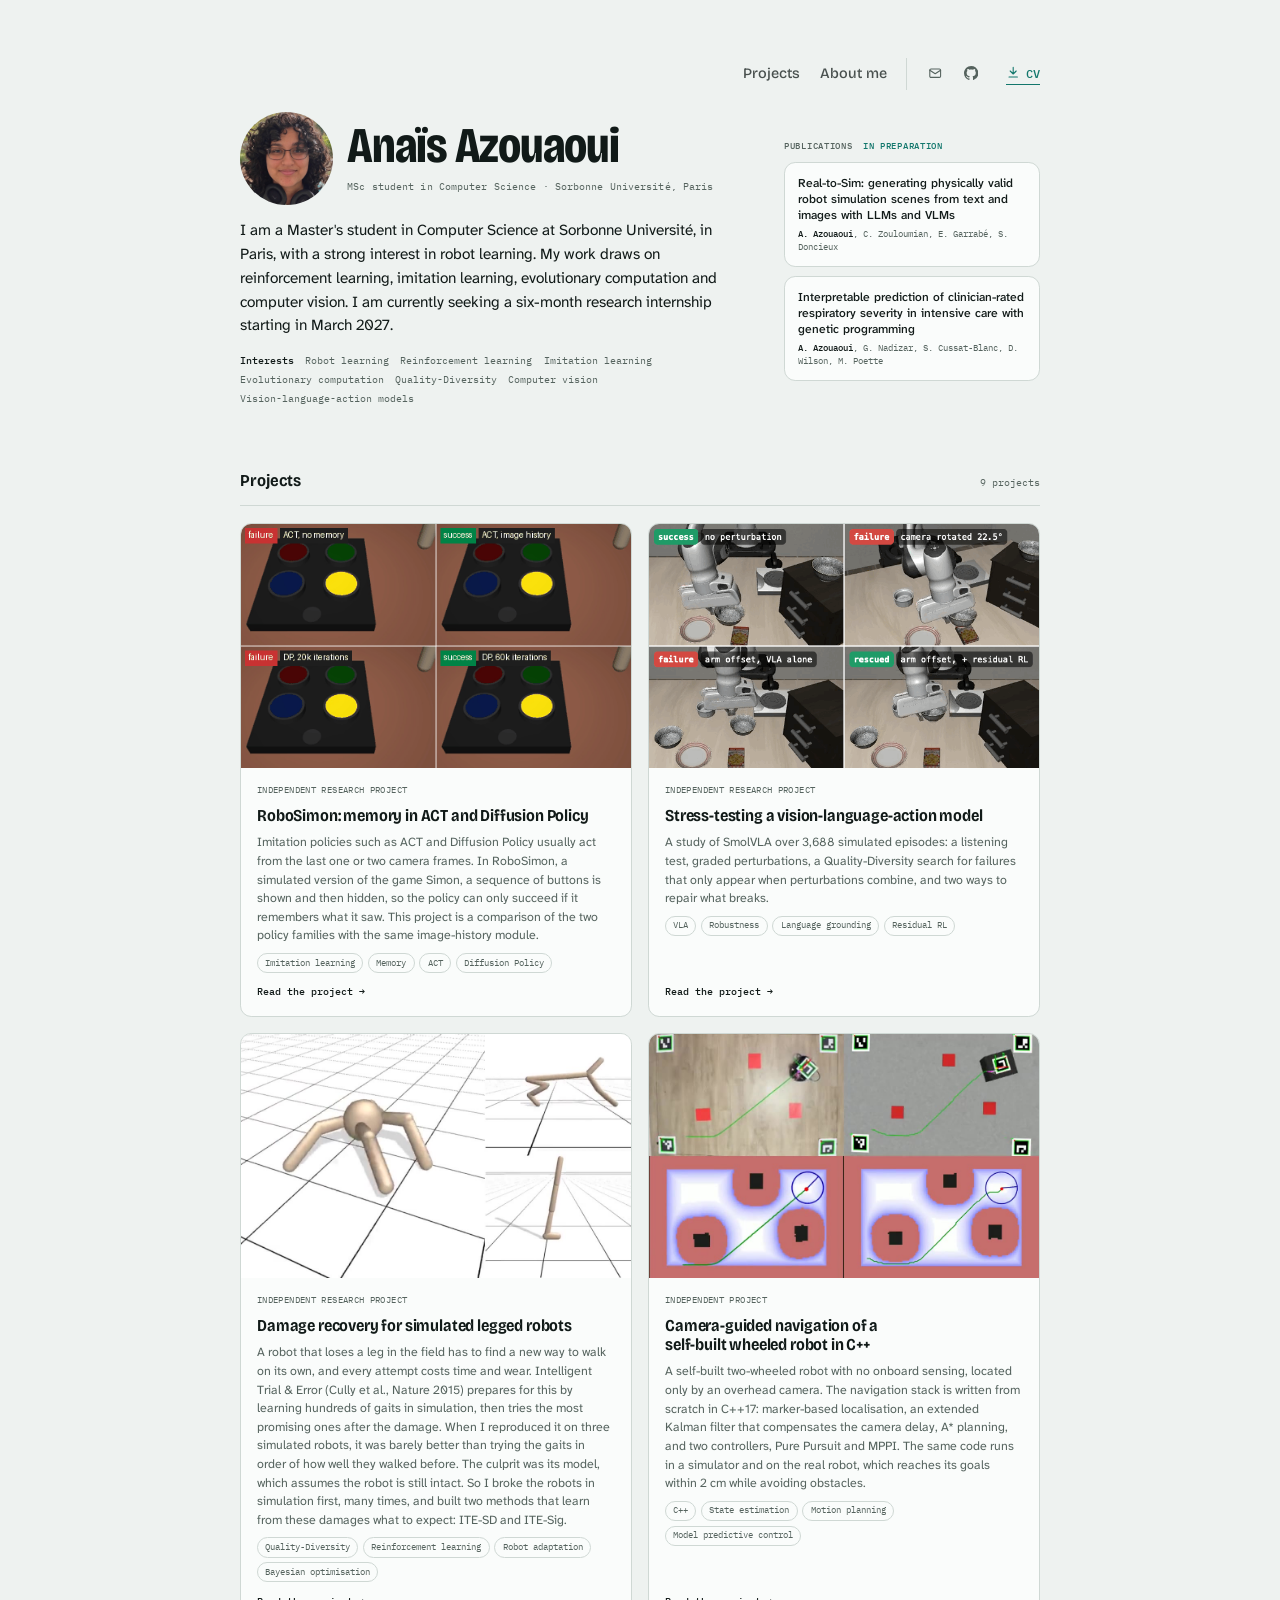
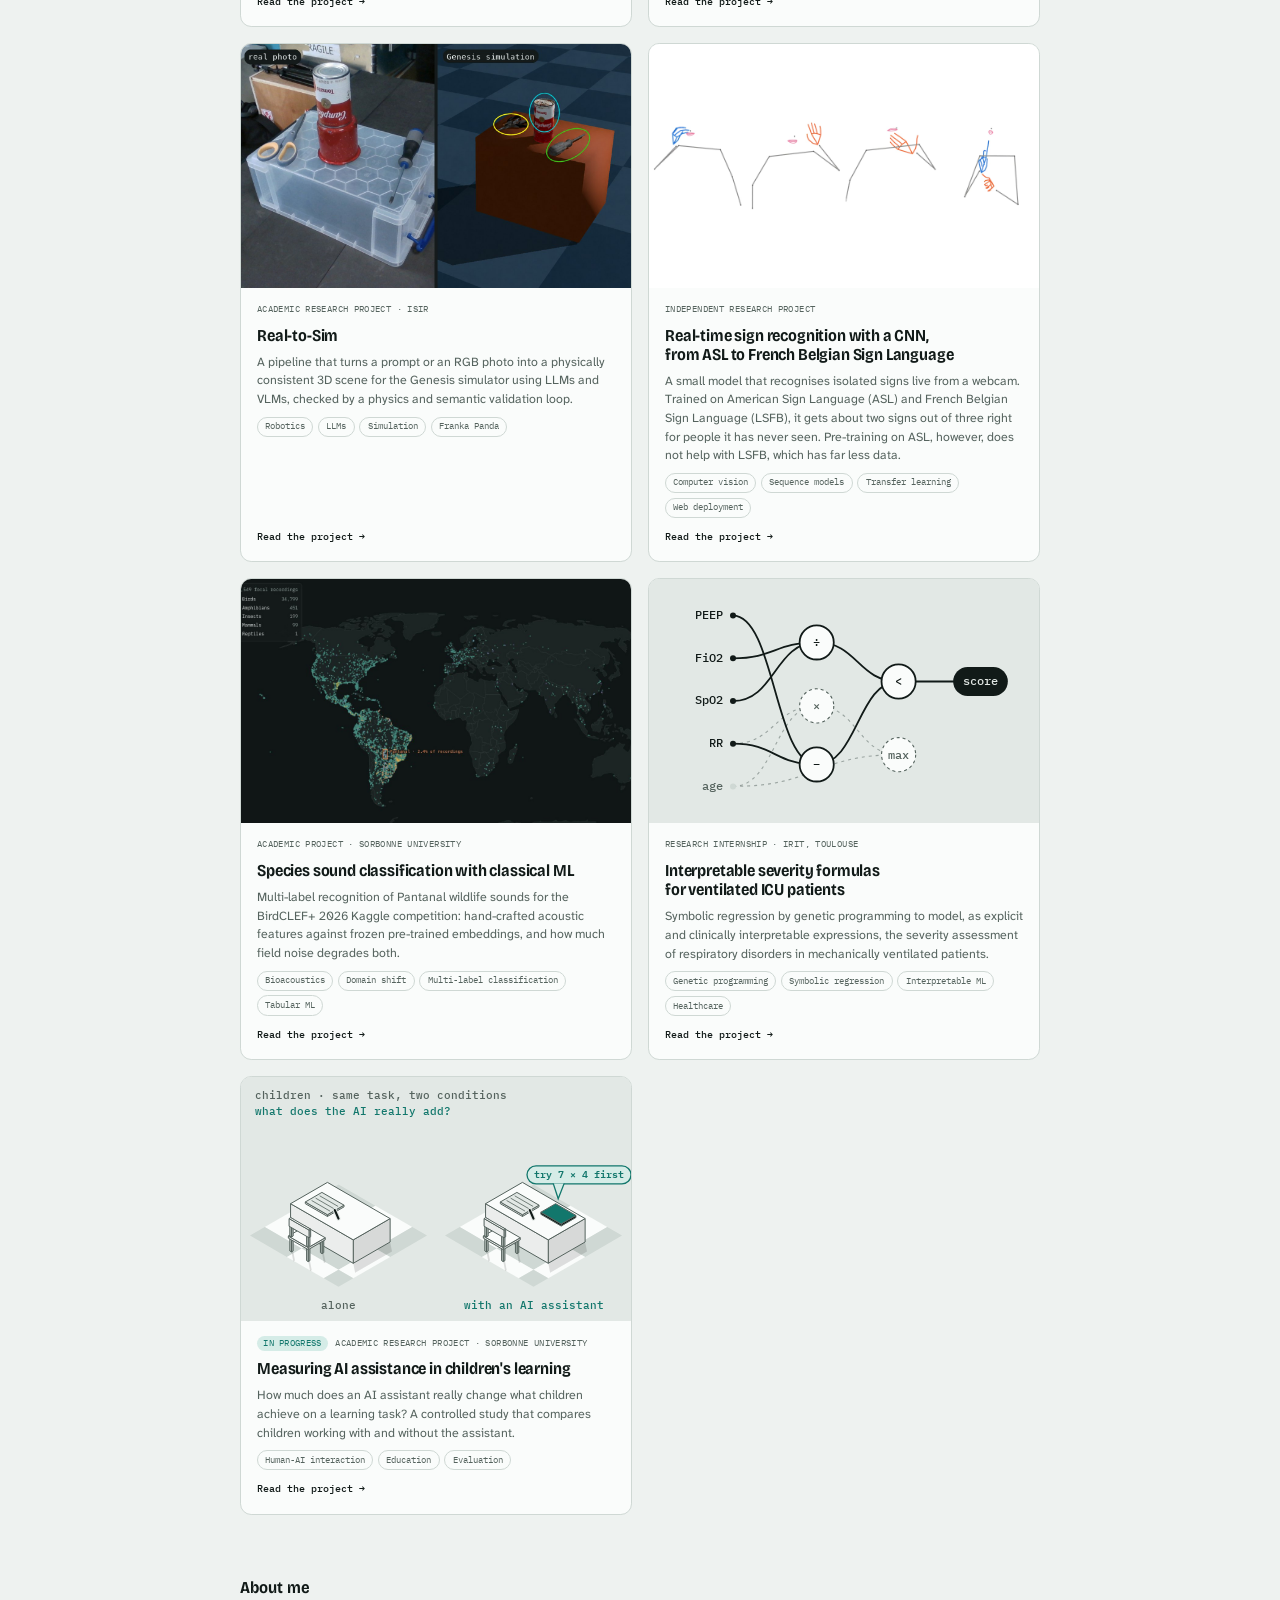
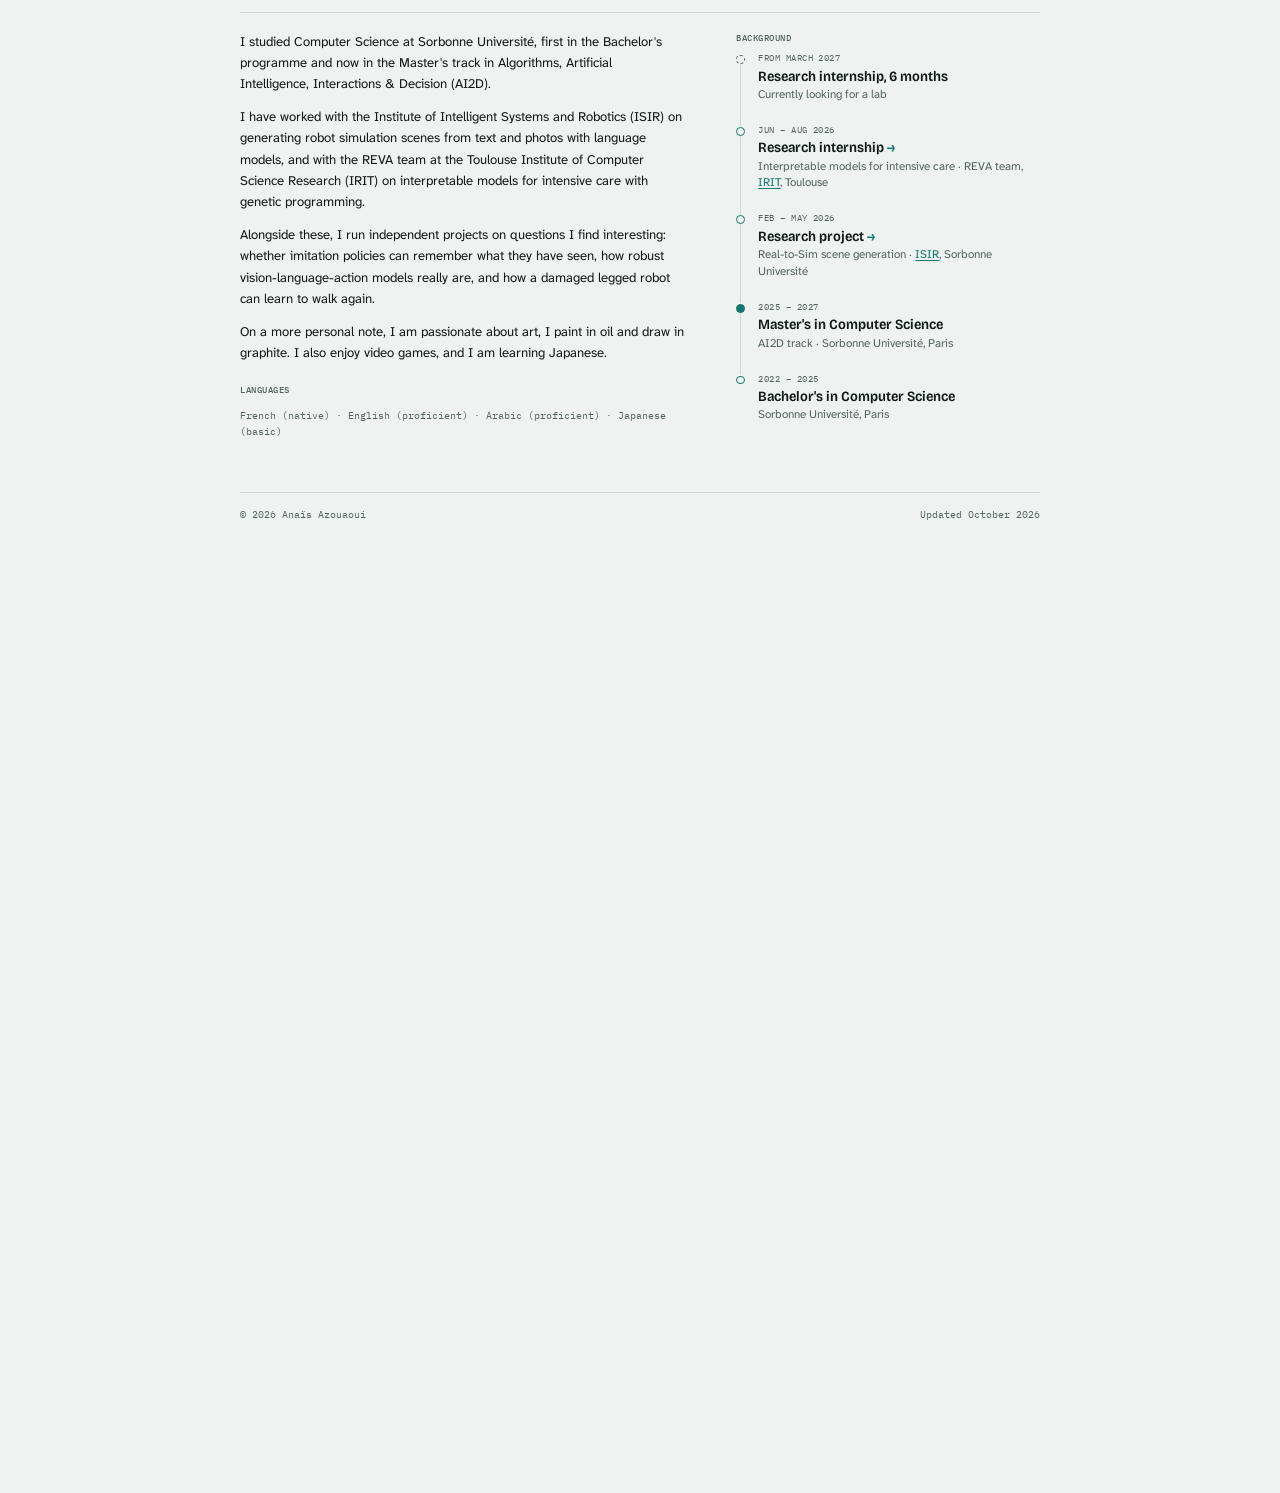
<file: index.html>
<!doctype html>
<html lang="en">
<head>
<meta charset="utf-8">
<meta name="viewport" content="width=device-width, initial-scale=1, viewport-fit=cover">
<meta name="description" content="Research portfolio: robot learning, evolutionary methods and interpretable AI.">
<meta name="robots" content="noindex, nofollow">
<title>Anaïs Azouaoui · Research portfolio</title>
<link rel="preconnect" href="https://fonts.googleapis.com">
<link rel="preconnect" href="https://fonts.gstatic.com" crossorigin>
<link rel="stylesheet" href="https://fonts.googleapis.com/css2?family=Bricolage+Grotesque:opsz,wdth,wght@12..96,75..100,400..800&family=IBM+Plex+Mono:wght@400;500&family=Atkinson+Hyperlegible+Next:ital,wght@0,400..600;1,400&display=swap">
<style>
/* Layout: a top bar (section and contact links), the intro (name, pitch, interests) with the
   publications on its right, the project archive (a two-column grid of cards), then About me (text and a
   background timeline). Each card opens its own page at #project-id. */
:root{
  --bg:#EEF2F0;
  --surface:#FAFCFB;
  --sunk:#E2E8E5;
  --ink:#111A18;
  --muted:#55635E;
  --line:#CFD8D4;
  --accent:#12776C;
  --accent-soft:#D5ECE7;
  --on-accent:#F4FBF9;
  --display:"Bricolage Grotesque","Avenir Next","Segoe UI",system-ui,sans-serif;
  --text:"Atkinson Hyperlegible Next","Helvetica Neue",Arial,system-ui,sans-serif;
  --mono:"IBM Plex Mono",ui-monospace,SFMono-Regular,Menlo,Consolas,monospace;
  --radius:14px;
}
@media (prefers-color-scheme: dark){
  :root:not([data-theme="light"]){
    --bg:#0D1211; --surface:#141B1A; --sunk:#1A2321; --ink:#E3EAE7; --muted:#97A59F; --line:#28332F;
    --accent:#5EC4B5; --accent-soft:#16312D; --on-accent:#0B1513;
    color-scheme:dark;
  }
}
:root[data-theme="dark"]{
  --bg:#0D1211; --surface:#141B1A; --sunk:#1A2321; --ink:#E3EAE7; --muted:#97A59F; --line:#28332F;
  --accent:#5EC4B5; --accent-soft:#16312D; --on-accent:#0B1513;
  color-scheme:dark;
}

*,*::before,*::after{box-sizing:border-box}
/* Desktop zoom; iframes get the inverse so Safari does not shrink their content (keep 1/0.8) */
@media (min-width:900px){body{zoom:.8}iframe{zoom:1.25}}
body{margin:0;background:var(--bg);color:var(--ink);font-family:var(--text);font-size:16px;line-height:1.62;-webkit-font-smoothing:antialiased;text-rendering:optimizeLegibility}
.wrap{max-width:1080px;margin-inline:auto;padding-inline:clamp(16px,4vw,40px);padding-block:clamp(28px,6vw,72px) 40px}
a{color:inherit;text-underline-offset:.18em}
:focus-visible{outline:2px solid var(--accent);outline-offset:3px;border-radius:6px}
h1,h2,h3{font-family:var(--display);text-wrap:balance;margin:0}
p{margin:0}
strong{font-weight:600}

/* Intro */
.top{display:flex;justify-content:flex-end;margin-bottom:28px}
.intro{display:grid;gap:40px}
.intro-main{display:grid;gap:18px;min-width:0}
@media (min-width:980px){.intro{grid-template-columns:minmax(0,1fr) 320px;gap:56px;align-items:start}}
.pubs{display:grid;gap:12px;align-self:center}
.pubs h2{font-family:var(--mono);font-size:11px;font-weight:500;text-transform:uppercase;letter-spacing:.08em;color:var(--muted);margin:0}
.pubs h2 span{color:var(--accent);margin-left:6px}
.top nav{display:flex;align-items:center;gap:20px}
.top .t{font-family:var(--display);font-size:15px;font-weight:500;color:var(--ink);opacity:.75;text-decoration:none;transition:opacity .2s,color .2s}
.top .t:hover{opacity:1;color:var(--accent)}
.top .icons{display:flex;gap:4px;padding-left:16px;border-left:1px solid var(--line)}
.top .icons a{display:grid;place-items:center;width:34px;height:34px;border-radius:8px;color:var(--muted);transition:background-color .2s,color .2s}
.top .icons a:hover{background:var(--accent-soft);color:var(--accent)}
.top svg{width:15px;height:15px;flex:none}
.top .st{fill:none;stroke:currentColor;stroke-width:1.8;stroke-linecap:round;stroke-linejoin:round}
.top .cv{display:inline-flex;align-items:center;gap:6px;font-family:var(--mono);font-size:13px;font-weight:500;color:var(--accent);text-decoration:none;border-bottom:1px solid var(--accent);padding-bottom:1px}
.top .cv:hover{color:var(--ink);border-color:var(--ink)}
@media (max-width:560px){.top{justify-content:flex-start}.top nav{gap:14px}.top .icons{padding-left:10px}}
/* Desktop pages are zoomed to 80%: scale the bar back up so it reads at its intended size */
@media (min-width:900px){.top nav{gap:24px}.top .t{font-size:18px}.top .icons a{width:40px;height:40px}.top svg{width:18px;height:18px}.top .cv{font-size:15.5px;gap:7px}}
.photo{flex:none;width:clamp(76px,11vw,116px);aspect-ratio:1;border-radius:50%;overflow:hidden;background:var(--sunk)}
.photo img{width:100%;height:100%;object-fit:cover;display:block}
.pub{display:grid;gap:6px;padding:14px 16px;border:1px solid var(--line);border-radius:var(--radius);background:var(--surface);color:var(--ink);text-decoration:none;transition:border-color .15s}
.pub:hover{border-color:var(--accent)}
.pub-title{font-size:15px;line-height:1.35;font-weight:500}
.pub-authors{font-family:var(--mono);font-size:11.5px;color:var(--muted);line-height:1.45}
.pub-authors b{color:var(--ink);font-weight:500}
.id{display:flex;align-items:center;gap:18px}
.id > div{min-width:0}
.name{font-size:clamp(2.3rem,6.5vw,3.9rem);font-weight:720;font-stretch:82%;letter-spacing:-.025em;line-height:.95}
.role{font-family:var(--mono);font-size:13px;color:var(--muted);margin-top:10px;letter-spacing:.01em}
.pitch{font-size:clamp(1.05rem,1.8vw,1.2rem);line-height:1.55;max-width:77ch}
.interests{display:flex;flex-wrap:wrap;gap:4px 14px;font-family:var(--mono);font-size:12.5px;color:var(--muted)}
.interests b{font-weight:500;color:var(--ink)}

/* Home sections */
.sect{margin-top:clamp(44px,7vw,76px);scroll-margin-top:24px}

/* About me: text on the left, background timeline on the right */
.about-grid{display:grid;gap:36px}
@media (min-width:900px){.about-grid{grid-template-columns:minmax(0,1fr) minmax(0,380px);gap:64px}}
.about-text{display:grid;gap:14px;align-content:start;max-width:64ch}
.about-text p{font-size:16.5px}
.about-text .mini{margin:10px 0 0}
.about-text .langs{font-family:var(--mono);font-size:12.5px;color:var(--muted)}
.tl{list-style:none;margin:0;padding:0}
.tl li{position:relative;display:grid;gap:2px;padding:0 0 24px 28px}
.tl li::before{content:"";position:absolute;left:5px;top:12px;bottom:-4px;width:1px;background:var(--line)}
.tl li:last-child{padding-bottom:0}
.tl li:last-child::before{display:none}
.tl li::after{content:"";position:absolute;left:0;top:5px;width:11px;height:11px;border-radius:50%;border:2px solid var(--accent);background:var(--bg)}
.tl li.now::after{background:var(--accent)}
.tl li.next::after{border-color:var(--muted);border-style:dashed}
.tl-when{font-family:var(--mono);font-size:11.5px;text-transform:uppercase;letter-spacing:.05em;color:var(--muted)}
.tl-what{font-family:var(--display);font-size:1.1rem;font-weight:620;font-stretch:92%;line-height:1.25}
.tl-what a{text-decoration:none}
.tl-what a:hover{color:var(--accent)}
.tl-what a span{color:var(--accent)}
.tl-where{font-size:14.5px;line-height:1.45;color:var(--muted)}

/* Project grid */
.sec-head{display:flex;align-items:baseline;justify-content:space-between;gap:12px;padding-bottom:12px;border-bottom:1px solid var(--line);margin-bottom:22px}
.sec-head h2{font-size:1.3rem;font-weight:650;font-stretch:90%}
.sec-head span{font-family:var(--mono);font-size:12.5px;color:var(--muted)}
.grid{display:grid;grid-template-columns:repeat(2,minmax(0,1fr));gap:20px}
.card{display:flex;flex-direction:column;background:var(--surface);border:1px solid var(--line);border-radius:var(--radius);overflow:hidden;text-decoration:none;color:inherit;transition:border-color .2s}
.card:hover{border-color:var(--accent)}
.card:hover .thumb > *{transform:scale(1.025)}
.thumb{position:relative;aspect-ratio:16/10;max-width:100%;background:var(--sunk);overflow:hidden}
.thumb > canvas,.thumb > img,.thumb > video{position:absolute;inset:0;width:100%;height:100%;object-fit:cover;display:block;transition:transform .5s cubic-bezier(.2,.7,.2,1)}
.thumb > .clips{position:absolute;inset:0;display:grid;grid-template-columns:repeat(4,minmax(0,1fr));align-items:center;gap:1px;background:#fff;transition:transform .5s cubic-bezier(.2,.7,.2,1)}
.clips video{width:100%;aspect-ratio:1/1;object-fit:cover;display:block}
.card-body{display:flex;flex-direction:column;gap:10px;padding:18px 20px 20px;flex:1;min-width:0}
.meta{font-family:var(--mono);font-size:11.5px;line-height:1.7;letter-spacing:.04em;text-transform:uppercase;color:var(--muted)}
.meta > span + span{margin-left:.5em}
.pill{display:inline-block;background:var(--accent-soft);color:var(--accent);padding:0 8px;border-radius:999px;letter-spacing:.03em;margin-right:.3em}
.card h3{font-size:1.3rem;font-weight:650;font-stretch:88%;line-height:1.15;letter-spacing:-.01em}
.blurb{color:var(--muted);font-size:15.5px;line-height:1.5}
.tags{list-style:none;margin:0;padding:0;display:flex;flex-wrap:wrap;gap:6px}
.tags li{font-family:var(--mono);font-size:11.5px;color:var(--muted);border:1px solid var(--line);border-radius:999px;padding:2px 9px}
.more{margin-top:auto;padding-top:4px;font-family:var(--mono);font-size:12.5px;font-weight:500;color:var(--ink);transition:color .15s}
.card:hover .more{color:var(--accent)}
.card.featured{grid-column:1/-1}
@media (min-width:760px){
  .card.featured{display:grid;grid-template-columns:minmax(0,1.5fr) minmax(0,1fr)}
  .card.featured .thumb{aspect-ratio:auto;min-height:345px}.card.featured .thumb > img{object-position:50% 0}
  .card.featured .card-body{padding:28px 30px;justify-content:center;gap:12px}
  .card.featured h3{font-size:clamp(1.6rem,2.6vw,2.1rem)}
  .card.featured .blurb{font-size:16.5px}
  .card.featured .more{margin-top:8px}
}
@media (max-width:680px){.grid{grid-template-columns:minmax(0,1fr)}}

/* Project page */
.d-top{display:flex;justify-content:space-between;gap:16px;margin-bottom:28px}
.d-step{display:flex;flex-wrap:wrap;justify-content:flex-end;gap:6px 22px}
.back{display:inline-flex;gap:6px;font-family:var(--mono);font-size:13px;color:var(--muted);text-decoration:none}
.back:hover{color:var(--accent)}
.d-head{display:grid;gap:28px}
.d-title{display:grid;gap:14px;max-width:780px;align-content:start}
.d-head h1{font-size:clamp(2rem,5.2vw,3.3rem);font-weight:720;font-stretch:84%;letter-spacing:-.008em;line-height:1}
.glance{display:grid;gap:22px;align-content:start;padding-top:20px;border-top:1px solid var(--line)}
@media (min-width:860px){.d-head{grid-template-columns:minmax(0,1fr) 300px;gap:56px;align-items:start}.glance{padding:0;border-top:0}}
.g-links{list-style:none;margin:0;padding:0;display:flex;flex-wrap:wrap;gap:8px}
.g-links a{display:inline-flex;align-items:center;gap:7px;padding:7px 13px;border:1px solid var(--line);border-radius:999px;color:var(--ink);text-decoration:none;font-family:var(--mono);font-size:12.5px;font-weight:500;transition:border-color .15s}
.g-links a:hover{border-color:var(--accent)}
.g-links svg{width:14px;height:14px;flex:none;stroke:var(--accent);fill:none;stroke-width:1.8;stroke-linecap:round;stroke-linejoin:round}
.d-head h1:focus{outline:none}
.lead{font-size:clamp(1.08rem,2vw,1.25rem);max-width:62ch}
.hero{margin:32px 0 0;display:grid;gap:10px}
.hero .thumb{border-radius:var(--radius);border:1px solid var(--line);aspect-ratio:16/8}
.hero figcaption{font-size:14px}
.scenes{display:grid;grid-template-columns:minmax(0,1fr) minmax(0,1fr);gap:16px}
.scene{display:grid;gap:6px;min-width:0}
.scene-label{font-family:var(--mono);font-size:11px;font-weight:500;text-transform:uppercase;letter-spacing:.06em;color:var(--muted)}
.scene-view{position:relative;aspect-ratio:4/3;border:1px solid var(--line);border-radius:var(--radius);overflow:hidden;background:#a0a0a0}
.scene-view iframe{display:block;width:100%;height:100%;border:0;color-scheme:normal}
.scene-in{position:absolute;left:10px;top:10px;pointer-events:none;border-radius:8px;box-shadow:0 2px 8px rgba(0,0,0,.25)}
img.scene-in{width:28%;height:auto;aspect-ratio:4/3;object-fit:cover;border:2px solid #fff}
p.scene-in{max-width:42%;margin:0;padding:6px 9px;background:rgba(255,255,255,.88);color:#1d2421;font-size:12px;line-height:1.35}
@media (max-width:680px){.scenes{grid-template-columns:minmax(0,1fr)}}
.shot{margin:4px 0 0;display:grid;gap:8px}
.shot a{display:block;cursor:zoom-in}
.shot img{display:block;width:100%;height:auto;background:#fff;border:1px solid var(--line);border-radius:var(--radius);padding:12px}
.shot.narrow{max-width:400px}
.shot.wide{max-width:none}
.shot.medium{max-width:480px}
.vids{display:grid;grid-template-columns:repeat(3,minmax(0,1fr));gap:12px}
.vid{margin:0;display:grid;gap:6px;min-width:0}
.vid video,.vid img{display:block;width:100%;aspect-ratio:640/434;object-fit:cover;border:1px solid var(--line);border-radius:var(--radius);background:#fff}
.vid figcaption{display:grid;gap:1px;font-family:var(--mono);font-size:12px;line-height:1.4}
.vid figcaption b{font-weight:500;color:var(--ink)}
.vid figcaption span{color:var(--muted)}
.sim-view{position:relative;aspect-ratio:16/10;border:1px solid var(--line);border-radius:var(--radius);overflow:hidden;background:var(--surface)}
.sim-view iframe{display:block;width:100%;height:100%;border:0;color-scheme:normal}
.vids.four{grid-template-columns:repeat(4,minmax(0,1fr))}
.vids.four video{aspect-ratio:1/1}
.vids.wide{grid-template-columns:minmax(0,1fr)}
.vids.wide video{aspect-ratio:auto}
@media (max-width:680px){.vids{grid-template-columns:minmax(0,1fr)}.vids.four{grid-template-columns:repeat(2,minmax(0,1fr))}.sim-view{aspect-ratio:4/5}}
.shots2{display:grid;grid-template-columns:repeat(2,minmax(0,1fr));gap:16px;align-items:start}
.shots2 .shot{max-width:none}
@media (max-width:680px){.shots2{grid-template-columns:minmax(0,1fr)}}
/* Two GIFs of different aspect ratios: columns proportional to their widths so both share one height */
@media (min-width:681px){.shots2.rollouts{grid-template-columns:minmax(0,876fr) minmax(0,582fr)}}
.tbl-wrap{overflow-x:auto}
.tbl{width:100%;border-collapse:collapse;font-size:15px;line-height:1.4}
.tbl th{font-family:var(--mono);font-size:11px;font-weight:500;text-transform:uppercase;letter-spacing:.05em;color:var(--muted);text-align:left;padding:0 12px 8px 0;border-bottom:1px solid var(--line)}
.tbl td{padding:7px 12px 7px 0;border-bottom:1px solid var(--line);vertical-align:top}
.tbl .num{text-align:right;font-variant-numeric:tabular-nums;white-space:nowrap}
.tbl tr.grp td{font-family:var(--mono);font-size:11px;font-weight:500;text-transform:uppercase;letter-spacing:.05em;color:var(--accent);padding-top:16px}
.tbl caption{caption-side:bottom;text-align:left;font-size:14px;color:var(--muted);padding-top:8px}
.map-view{position:relative;aspect-ratio:16/8;border:1px solid var(--line);border-radius:var(--radius);overflow:hidden;background:var(--sunk)}
.map-view iframe{display:block;width:100%;height:100%;border:0;color-scheme:normal}
@media (max-width:680px){.map-view{aspect-ratio:1/1}}
.shot figcaption{font-size:14px;color:var(--muted);line-height:1.45}
.ext{color:var(--accent);text-decoration:underline;text-decoration-thickness:1px}
.d-body{display:grid;gap:32px;margin-top:40px}
.d-aside{display:grid;gap:22px;min-width:0;align-content:start}
.d-main{display:grid;gap:34px;min-width:0;align-content:start}
@media (min-width:860px){
  .d-body{grid-template-columns:minmax(0,1fr) 270px;gap:56px}
  .d-aside{grid-column:2;grid-row:1;position:sticky;top:calc(env(safe-area-inset-top,0px) + 24px);align-self:start}
  .d-main{grid-column:1;grid-row:1}
}
.facts{margin:0;display:grid;gap:14px;padding:18px;border:1px solid var(--line);border-radius:var(--radius);background:var(--surface)}
.facts div{display:grid;gap:2px}
.facts dt,.mini{font-family:var(--mono);font-size:11px;font-weight:500;text-transform:uppercase;letter-spacing:.06em;color:var(--muted)}
.facts dd{margin:0;font-size:15px;line-height:1.4}
.mini{margin-bottom:8px}
.d-links{display:flex;flex-wrap:wrap;gap:8px}
.d-main section{display:grid;gap:12px}
.d-main h2{font-size:1.25rem;font-weight:650;font-stretch:90%}
.d-main ul{margin:0;padding-left:1.1em;display:grid;gap:8px}
.d-main .flow{display:flex;flex-wrap:wrap;align-items:center;gap:8px}
.d-main .flow div{display:grid;gap:2px;padding:9px 12px;border:1px solid var(--line);border-radius:10px;background:var(--surface);font-size:14px}
.d-main .flow b{font-weight:600}
.d-main .flow span{font-family:var(--mono);font-size:11.5px;color:var(--muted)}
.d-main .flow i{font-style:normal;color:var(--accent)}
.d-main pre.code{margin:0;padding:14px 16px;overflow-x:auto;background:var(--sunk);border:1px solid var(--line);border-radius:var(--radius);font-family:var(--mono);font-size:12.5px;line-height:1.55;color:var(--ink)}
.d-main li::marker{color:var(--accent)}
.figs{display:grid;grid-template-columns:repeat(auto-fit,minmax(200px,1fr));gap:16px}
.fig{border-top:2px solid var(--accent);padding-top:10px;display:grid;gap:6px;align-content:start}
.fig b{font-family:var(--display);font-size:2.1rem;font-weight:700;font-stretch:85%;font-variant-numeric:tabular-nums;line-height:1}
.fig span{font-size:14.5px;color:var(--muted);line-height:1.4}
.pn{display:grid;grid-template-columns:minmax(0,1fr) minmax(0,1fr);gap:12px;margin-top:56px;padding-top:20px;border-top:1px solid var(--line)}
.pn a{display:grid;gap:4px;text-decoration:none;padding-block:12px;min-width:0}
.pn a:last-child{text-align:right}
.pn small{font-family:var(--mono);font-size:11.5px;color:var(--muted);text-transform:uppercase;letter-spacing:.05em}
.pn span{font-family:var(--display);font-weight:600;font-size:1.05rem;font-stretch:90%;line-height:1.25}
.pn a:hover span{color:var(--accent)}

footer{margin-top:64px;padding-top:18px;border-top:1px solid var(--line);display:flex;flex-wrap:wrap;justify-content:space-between;gap:8px;font-family:var(--mono);font-size:12px;color:var(--muted)}

@media (prefers-reduced-motion:reduce){
  *,*::before,*::after{animation:none!important;transition:none!important}
  .card:hover .thumb > *{transform:none}
}
[hidden]{display:none!important}
img{max-width:100%}
</style>
</head>
<body>

<div class="wrap">
  <main id="home">
    <header id="intro"></header>
    <section class="sect projects" id="projects" aria-labelledby="projects-title">
      <div class="sec-head"><h2 id="projects-title">Projects</h2><span id="count"></span></div>
      <div class="grid" id="grid"></div>
    </section>
    <section class="sect" id="about" aria-labelledby="about-title"></section>
  </main>
  <main id="detail" hidden></main>
  <footer id="foot"></footer>
</div>

<script>
const PROFILE = {
  name: "Anaïs Azouaoui",
  role: "MSc student in Computer Science · Sorbonne Université, Paris",
  pitch: "I am a Master's student in Computer Science at Sorbonne Université, in Paris, with a strong interest in robot learning. My work draws on reinforcement learning, imitation learning, evolutionary computation and computer vision. I am currently seeking a six-month research internship starting in March 2027.",
  about: [
    "I studied Computer Science at Sorbonne Université, first in the Bachelor's programme and now in the Master's track in Algorithms, Artificial Intelligence, Interactions & Decision (AI2D).",
    "I have worked with the Institute of Intelligent Systems and Robotics (ISIR) on generating robot simulation scenes from text and photos with language models, and with the REVA team at the Toulouse Institute of Computer Science Research (IRIT) on interpretable models for intensive care with genetic programming.",
    "Alongside these, I run independent projects on questions I find interesting: whether imitation policies can remember what they have seen, how robust vision-language-action models really are, and how a damaged legged robot can learn to walk again.",
    "On a more personal note, I am passionate about art, I paint in oil and draw in graphite. I also enjoy video games, and I am learning Japanese."
  ],
  interests: ["Robot learning", "Reinforcement learning", "Imitation learning", "Evolutionary computation", "Quality-Diversity", "Computer vision", "Vision-language-action models"],
  languages: "French (native) · English (proficient) · Arabic (proficient) · Japanese (basic)",
  timeline: [
    { when: "From March 2027", what: "Research internship, 6 months", where: "Currently looking for a lab", state: "next" },
    { when: "Jun – Aug 2026", what: "Research internship", where: "Interpretable models for intensive care · REVA team, IRIT, Toulouse", project: "icu-risk" },
    { when: "Feb – May 2026", what: "Research project", where: "Real-to-Sim scene generation · ISIR, Sorbonne Université", project: "real-to-sim" },
    { when: "2025 – 2027", what: "Master's in Computer Science", where: "AI2D track · Sorbonne Université, Paris", state: "now" },
    { when: "2022 – 2025", what: "Bachelor's in Computer Science", where: "Sorbonne Université, Paris" }
  ],
  cv: "https://ananalab.github.io/assets/cv-anais-azouaoui-osx.pdf",
  email: "mailto:anais.azouaoui12@gmail.com",
  github: "https://github.com/ananalab",
  photo: "assets/profile-photo.jpg",
  publications: [
    { title: "Real-to-Sim: generating physically valid robot simulation scenes from text and images with LLMs and VLMs",
      authors: "A. Azouaoui, C. Zouloumian, E. Garrabé, S. Doncieux", project: "real-to-sim" },
    { title: "Interpretable prediction of clinician-rated respiratory severity in intensive care with genetic programming",
      authors: "A. Azouaoui, G. Nadizar, S. Cussat-Blanc, D. Wilson, M. Poette", project: "icu-risk" }
  ],
  updated: "October 2026"
};

const PROJECTS = [
  {
    id: "robosimon",
    title: "RoboSimon: memory in ACT and Diffusion Policy",
    year: "2026",
    context: "Independent research project",
    status: "done",
    blurb: "Imitation policies such as ACT and Diffusion Policy usually act from the last one or two camera frames. In RoboSimon, a simulated version of the game Simon, a sequence of buttons is shown and then hidden, so the policy can only succeed if it remembers what it saw. This project is a comparison of the two policy families with the same image-history module.",
    art: "seyes",
    media: { type: "image", src: "assets/robosimon/thumb.gif", alt: "Four policies on the same episode: ACT without memory, ACT with an image history, Diffusion Policy after 20k and after 60k training iterations." },
    hero: {
      html: `<div class="vids four">
        <figure class="vid"><img src="assets/robosimon/act_no_memory.gif" style="aspect-ratio:1/1;object-fit:contain" alt="ACT without memory never leaves its rest pose" loading="lazy"><figcaption><b>ACT, no memory</b><span>never starts</span></figcaption></figure>
        <figure class="vid"><img src="assets/robosimon/act_history.gif" style="aspect-ratio:1/1;object-fit:contain" alt="ACT with an image history presses blue, yellow and red" loading="lazy"><figcaption><b>ACT, image history</b><span>success</span></figcaption></figure>
        <figure class="vid"><img src="assets/robosimon/dp_history_20k.gif" style="aspect-ratio:1/1;object-fit:contain" alt="Diffusion Policy after 20k iterations presses blue then green" loading="lazy"><figcaption><b>Diffusion Policy, 20k iterations</b><span>wrong second button</span></figcaption></figure>
        <figure class="vid"><img src="assets/robosimon/dp_history_60k.gif" style="aspect-ratio:1/1;object-fit:contain" alt="Diffusion Policy after 60k iterations presses blue, yellow and red" loading="lazy"><figcaption><b>Diffusion Policy, 60k iterations</b><span>success</span></figcaption></figure>
      </div>`,
      caption: "One test episode (blue, yellow, red) played by four policies. The banner gives the sequence that was shown and the buttons pressed, framed in green when correct and red otherwise."
    },
    tags: ["Imitation learning", "Memory", "ACT", "Diffusion Policy"],
    tools: ["Python", "PyTorch", "MuJoCo", "ResNet-18"],
    keywords: ["Imitation learning", "ACT", "Diffusion Policy", "Memory", "Partial observability", "Robot manipulation"],
    facts: [
      ["Period", "Jan – May 2026"],
      ["Task", "Simon game in MuJoCo, sequences of 2 to 4 buttons, 2 s delay before execution"],
      ["Scale", "104 trained policies, 100 paired test episodes per policy"],
      ["Format", "Solo project"]
    ],
    sections: [
      { h: "Question", html: `<p>A policy that only sees the current frame cannot solve a task in which the relevant information has disappeared from view. The obvious remedy is to give it a history of past frames, but two failure modes are documented: the policy may ignore the history, or it may learn to continue whatever it was doing, the copycat problem described by Wen et al. (2020). I wanted to test this out.</p>` },
      { h: "RoboSimon", html: `<p>Four buttons light up one after the other, all lights go off for 2 s, and a white light gives the start signal. A finger driven in Cartesian space must then press the buttons in the order they were shown. The motor part is kept trivial on purpose, so that a failure can only come from memory, and a policy with no access to the sequence succeeds with probability exactly 4<sup>−L</sup> for a sequence of length L. A scripted expert provides 500 demonstrations per length.</p>
      <figure class="shot wide">
        <a href="assets/robosimon/teaser.png" target="_blank" rel="noopener" title="Open full size"><img src="assets/robosimon/teaser.png" alt="Top row: the three lights of the sequence, the delay and the start signal. Bottom row: the last frame of the same episode for four policies." loading="lazy"></a>
        <figcaption>Top: what the policy sees during the presentation, the delay and the start signal. Bottom: how the same episode ends for the four policies above.</figcaption>
      </figure>` },
      { h: "Method", html: `<p>ACT and Diffusion Policy receive exactly the same memory module: frames from a frozen ResNet-18, one every 0.2 s since the start of the episode, are read by a small transformer and summarised into four memory tokens. Only the action head differs between the two families. Each family is trained without memory, with the image history, with the image history plus the finger's past positions, and as an oracle that is given the sequence.</p>
        <p>Besides success, three diagnostics describe how a policy fails. The inertia index is the fraction of the expert's decision points at which the policy's predicted actions stay closer to its previous motion than to the expert's. Linear probes test whether the sequence can be read from the memory tokens, and a counterfactual test swaps the displayed sequence for another one and checks which of the two the policy follows.</p>` },
      { h: "Results", html: `<div class="figs">
          <div class="fig"><b>100%</b><span>test success of ACT with an image history, for sequences of 2, 3 and 4 buttons</span></div>
          <div class="fig"><b>46% → 99.7%</b><span>Diffusion Policy at length 3, from 20k to 60k training iterations, confirmed on 12 new seeds</span></div>
          <div class="fig"><b>r = −0.95</b><span>correlation between the inertia index and success across 20 under-trained Diffusion Policy seeds</span></div>
        </div>
        <p>The policy without memory stays at chance level or below, and no probe recovers the sequence from the scene once the presentation is over, so the task cannot be solved without memory. ACT with the image history succeeds in every test episode at all three lengths, and adding its past positions changes nothing. Diffusion Policy, trained for the 20k iterations fixed in the protocol, reaches 78, 46 and 34% for sequences of length 2, 3 and 4, with seeds ranging from 1 to 97%. The seeds that fail keep their current motion when the expert would switch to a new button, and showing them their past positions makes this worse.</p>
        <figure class="shot wide">
          <a href="assets/robosimon/success_by_length.png" target="_blank" rel="noopener" title="Open full size"><img src="assets/robosimon/success_by_length.png" alt="Success against sequence length for ACT and Diffusion Policy variants." loading="lazy"></a>
          <figcaption>Test success against sequence length (3 seeds × 100 episodes per point, 95% bootstrap intervals). The green curve is Diffusion Policy trained for 60k iterations.</figcaption>
        </figure>
        <figure class="shot wide">
          <a href="assets/robosimon/copycat.png" target="_blank" rel="noopener" title="Open full size"><img src="assets/robosimon/copycat.png" alt="Per-seed success and inertia index for the image history with and without past positions." loading="lazy"></a>
          <figcaption>Success and inertia index with and without the past positions, one dot per seed. Copycat behaviour appears only for under-trained Diffusion Policy and is gone after 60k iterations.</figcaption>
        </figure>` },
      { h: "Why Diffusion Policy seemed to forget", html: `<p>I first tried two fixes suggested by the diagnostics and by the literature: predicting the past actions as well as the future ones (Torne et al., 2025), and giving the policy a single frame so that it could not infer its destination from its velocity. Neither helped. Training three times longer did: with 60k iterations, Diffusion Policy succeeds in 99.7% of the episodes at every length, on seeds that were not used to choose the method, and its past positions no longer affect it.</p>
        <p>The learning curves show why the original budget was too short. The training loss of every variant has flattened by 20k iterations, which is why that budget looked sufficient, but the validation success of the image-history policy is only about half-way at that point and reaches its maximum around 40k iterations. Choosing the right button is a small part of the denoising loss and is learned late. In other words, copying its own past motion is not a flaw of Diffusion Policy but a phase it goes through before learning the task. A training budget that is long enough for a policy without memory can be too short for one with memory, which then looks broken when it simply has not finished learning.</p>
        <figure class="shot wide">
          <a href="assets/robosimon/learning_curves.png" target="_blank" rel="noopener" title="Open full size"><img src="assets/robosimon/learning_curves.png" alt="Left, training loss curves flattening before 20k iterations; right, validation success of Diffusion Policy rising until about 40k iterations." loading="lazy"></a>
          <figcaption>Diffusion Policy at length 3. Left: training loss, one line per run. Right: validation success of the image-history policy at each checkpoint, with ACT for comparison.</figcaption>
        </figure>` },
      { h: "Rollouts", html: `<figure class="shot wide"><img src="assets/robosimon/past_state.gif" style="width:100%;height:auto;padding:0;border:1px solid var(--line);border-radius:var(--radius)" alt="Three policies that also see their past finger positions: ACT succeeds, Diffusion Policy after 20k iterations presses yellow twice, Diffusion Policy after 60k iterations succeeds" loading="lazy"><figcaption>With the past finger positions in the history. ACT is unaffected; Diffusion Policy after 20k iterations presses yellow a second time instead of moving on, a typical copycat error; after 60k iterations it completes the sequence.</figcaption></figure>
        <figure class="shot wide"><img src="assets/robosimon/comparison_L4.gif" style="width:100%;height:auto;padding:0;border:1px solid var(--line);border-radius:var(--radius)" alt="A four-button sequence: ACT succeeds, Diffusion Policy after 20k iterations fails, Diffusion Policy after 60k iterations succeeds" loading="lazy"><figcaption>A four-button sequence (yellow, blue, blue, yellow) for ACT and for Diffusion Policy after 20k and 60k iterations.</figcaption></figure>
        <figure class="shot medium"><img src="assets/robosimon/counterfactual.gif" style="width:100%;height:auto;padding:0;border:1px solid var(--line);border-radius:var(--radius)" alt="Both policies are shown a different sequence and press the first button they were shown" loading="lazy"><figcaption>Counterfactual test: the presentation was replaced by another sequence (“shown”). Both policies press the first button of the sequence they saw, which shows that they act on their memory.</figcaption></figure>` },
      { h: "My contribution", html: `<p>Solo project. I built the MuJoCo scene, the environment and the scripted expert with their tests, generated the demonstrations and the frozen image embeddings, re-implemented the ACT and Diffusion Policy heads and the memory module, wrote the batched closed-loop evaluation and the diagnostics, ran the trainings on Sorbonne University's GPU machines, and wrote the statistical analysis.</p>` },
    ],
    links: [
      { label: "GitHub", url: "https://github.com/ananalab/robosimon" }
    ]
  },
  {
    id: "vla-robustness",
    title: "Stress-testing a vision-language-action model",
    year: "2025",
    context: "Independent research project",
    status: "done",
    blurb: "A study of SmolVLA over 3,688 simulated episodes: a listening test, graded perturbations, a Quality-Diversity search for failures that only appear when perturbations combine, and two ways to repair what breaks.",
    art: "dose",
    media: { type: "image", src: "assets/vla-robustness/thumb.gif", alt: "" },
    hero: {
      html: `<div class="vids four">
        <figure class="vid"><img src="assets/vla-robustness/listen.gif" alt="The robot opens the middle drawer when told to, in a scene set up for another task" loading="lazy"><figcaption><b>Told: “open the middle drawer”</b><span>in a scene set up for another task - success</span></figcaption></figure>
        <figure class="vid"><img src="assets/vla-robustness/camera.gif" alt="Main camera rotated by 22.5 degrees: the bowl ends next to the plate" loading="lazy"><figcaption><b>Camera rotated 22.5°</b><span>bowl put down next to the plate - failure</span></figcaption></figure>
        <figure class="vid"><img src="assets/vla-robustness/arm.gif" alt="Arm starting 0.1 radian away from its usual pose on each joint: the bowl is never grasped" loading="lazy"><figcaption><b>Arm offset 0.1 rad per joint</b><span>objects unchanged, bowl never grasped - failure</span></figcaption></figure>
        <figure class="vid"><img src="assets/vla-robustness/residual.gif" alt="With the residual corrector, an episode the model alone fails is completed" loading="lazy"><figcaption><b>VLA + residual corrector</b><span>offset 0.05 rad, a start seen in training - rescued</span></figcaption></figure>
      </div>`,
      caption: "What SmolVLA sees from its main camera in four LIBERO episodes. The second and third clips replay the same episode as an unperturbed success, with only the camera or the arm's starting pose changed."
    },
    tags: ["VLA", "Robustness", "Language grounding", "Residual RL"],
    tools: ["Python", "PyTorch", "LeRobot", "LIBERO", "MuJoCo", "PPO"],
    keywords: ["Vision-language-action models", "SmolVLA", "Distribution shift", "Robustness evaluation", "Residual reinforcement learning"],
    facts: [
      ["Period", "Oct – Dec 2025"],
      ["Model", "SmolVLA, 450M parameters (checkpoint lerobot/smolvla_libero)"],
      ["Benchmark", "LIBERO, simulated Franka arm in MuJoCo"],
      ["Scale", "3,688 episodes, about 40 hours of compute"]
    ],
    sections: [
      { h: "Question", html: `<p>Vision-language-action (VLA) models look at a camera image, read an instruction like “put the bowl on the plate”, and move a robot arm accordingly. On simulation benchmarks they now succeed most of the time. But a high score leaves two questions open once the robot leaves the benchmark: does the model really use the instruction, or does it just recognise the scene? And what happens when the scene looks a little different from the demonstrations it was trained on?</p>
        <p>I took a small open model, SmolVLA, and asked three questions. Does it listen? How quickly does it break as a perturbation gets stronger, on its own or mixed with others? And can its weak spots be fixed without retraining it?</p>` },
      { h: "Approach", html: `<p>The first experiment is a listening test. In LIBERO-Goal, ten tasks share the same scene and objects. I placed the robot in the scene of one task, gave it the instruction of another, and checked at every step which of the ten goals it reached. This separates a model that ignores the instruction from one that follows it but fails. I also tried rephrased instructions, an empty one and an unrelated one.</p>
        <p>I then applied five perturbations whose strength can be turned up gradually: rotating the camera around the scene, shifting the arm's starting pose, dimming the light, adding pixel noise and masking part of the image. For each one, I measured how success drops as the strength grows, and the point where it falls to half. Some failures only appear when several perturbations happen together. To find them, I used MAP-Elites, a Quality-Diversity algorithm, to search combinations of camera, arm, lighting and noise perturbations, each kept small enough that on its own it never made the chosen episodes fail. Any failure found therefore comes from the combination, and the worst ones were re-tested on new episodes.</p>
        <p>Finally, I tried two repairs that leave the VLA untouched. The first rewrites the instruction: a small sentence encoder replaces it with the closest of the 40 instructions seen in training, and leaves it as it is if none is close enough, so that “sing a song” does not become a robot task. The second learns a correction, known as residual RL: a small network looks at the arm's state and at the action proposed by the frozen VLA, and adds a small correction to it. At the start it changes nothing, so before training the robot behaves exactly like the VLA. I trained it with PPO on 40 starting configurations and tested it on 10 others, with the arm's offset either fixed or redrawn at each episode.</p>
        <p>Every condition runs on exactly the same episodes, with the same starting state and random seed, and I checked that my evaluation matches the official LeRobot one.</p>
      <figure class="shot">
        <a href="assets/vla-robustness/perturbation_grid.png" target="_blank" rel="noopener" title="Open full size"><img src="assets/vla-robustness/perturbation_grid.png" alt="Grid of images from the robot's main camera at five intensities for four perturbations: camera orbit, arm starting pose, lighting and pixel noise." loading="lazy"></a>
        <figcaption>What the policy sees at five intensities of each perturbation. At the strongest level every object stays visible to a human, except in the darkest lighting.</figcaption>
      </figure>` },
      { h: "Results", html: `<div class="figs">
          <div class="fig"><b>73% vs 0%</b><span>of episodes reach the goal of the instruction given, against the goal of the scene the robot was placed in: it listens</span></div>
          <div class="fig"><b>23% → 80%</b><span>success of paraphrased instructions once mapped back to the closest training instruction, the level of the original wording</span></div>
          <div class="fig"><b>≈ 3°</b><span>of offset per arm joint at the start is enough to halve success, although the objects have not moved</span></div>
          <div class="fig"><b>50%</b><span>of held-out episodes fail only because perturbations are combined: each one alone, at the same value, succeeds</span></div>
        </div>
        <p>SmolVLA does listen: placed in the scene of one task and told to do another, it never completes the scene's own task (0/270) and does what it was told in 73% of cases. But the instruction works like a key. A reworded instruction often fails, and an empty or unrelated one leads nowhere (0/50). Mapping paraphrases back to the closest training instruction fixes most of this on LIBERO-Goal, less on LIBERO-Spatial, where the encoder confuses “next to” and “on”.</p>
        <p>Each perturbation breaks the model in its own way. Success drops gradually as the camera turns (halved around 40°), collapses after a long plateau for lighting and noise, and is very sensitive to the arm's starting pose. Combined, they are worse than their parts: in half of the held-out episodes, the combination fails while each perturbation alone, at the same value, succeeds. The learned correction rescues starting configurations seen in training and makes successful episodes about 20% shorter, but does not help on new ones.</p>
        <figure class="shot wide">
          <a href="assets/vla-robustness/language_matrix.png" target="_blank" rel="noopener" title="Open full size"><img src="assets/vla-robustness/language_matrix.png" alt="Two ten-by-ten matrices: on the left, success only on the diagonal; on the right, the instructed goal reached in most cells." loading="lazy"></a>
          <figcaption>Listening test, 300 episodes. Left: the goal of the scene is reached only when the instruction matches it. Right: the goal of the instruction actually given is reached in most cases, whatever the scene.</figcaption>
        </figure>
        <figure class="shot wide">
          <a href="assets/vla-robustness/dose_response.png" target="_blank" rel="noopener" title="Open full size"><img src="assets/vla-robustness/dose_response.png" alt="Four success-rate curves against perturbation intensity: a gradual decline for the camera, cliffs for the arm pose, lighting and noise." loading="lazy"></a>
          <figcaption>Success against perturbation strength on LIBERO-Spatial, 50 episodes per point, individual tasks in grey.</figcaption>
        </figure>
        <figure class="shot wide">
          <a href="assets/vla-robustness/qd_search.png" target="_blank" rel="noopener" title="Open full size"><img src="assets/vla-robustness/qd_search.png" alt="Left, a five-by-five MAP-Elites archive where almost every cell contains a failing combination; right, failure rates of the most harmful combinations on held-out episodes." loading="lazy"></a>
          <figcaption>Failure search with MAP-Elites. Left: the most harmful combination found in each region of the search space. Right: those combinations on 11 held-out episodes; dark bars are pure interactions, where each component alone succeeds on the same episode.</figcaption>
        </figure>` },
      { h: "Watch the rollouts", html: `<div class="shots2 rollouts">
          <figure class="shot"><img src="assets/vla-robustness/language-grid.gif" width="876" height="674" style="width:100%;height:auto;padding:0;border:1px solid var(--line);border-radius:var(--radius)" alt="Six instructions in the same scene" loading="lazy"><figcaption>One scene, six instructions: the robot does what it is told.</figcaption></figure>
          <figure class="shot"><img src="assets/vla-robustness/residual-grid.gif" width="582" height="674" style="width:100%;height:auto;padding:0;border:1px solid var(--line);border-radius:var(--radius)" alt="VLA alone and with the residual corrector, on a seen and a held-out starting configuration" loading="lazy"><figcaption>VLA alone and with the corrector. Top: a start seen in training, rescued. Bottom: a new start, where it is only faster.</figcaption></figure>
          <figure class="shot"><img src="assets/vla-robustness/combined-grid.gif" width="584" height="449" style="width:100%;height:auto;padding:0;border:1px solid var(--line);border-radius:var(--radius)" alt="The same episode with each perturbation alone, all successes, and with all four together, a failure" loading="lazy"><figcaption>The same episode without perturbation, with each of four perturbations alone (all successes), and with all four together (failure).</figcaption></figure>
          <figure class="shot"><img src="assets/vla-robustness/canonical-grid.gif" width="582" height="674" style="width:100%;height:auto;padding:0;border:1px solid var(--line);border-radius:var(--radius)" alt="Two paraphrased instructions that fail as written and succeed once mapped to the closest training instruction" loading="lazy"><figcaption>Paraphrases that fail as written (left) and succeed once mapped back to the closest training instruction (right).</figcaption></figure>
        </div>` },
      { h: "Limits", html: `<p>Everything here is in simulation, with a single model and only 3 to 10 episodes per condition. My baseline scores (59% on LIBERO-Spatial, 84% on LIBERO-Goal) are also below the published ones, so the results should be read relative to them. The corrector was trained on one task with a small budget, so its failure on new starts says more about that budget than about residual RL in general. Finally, rewriting the instruction only works if the list of known tasks is available.</p>` }
    ],
    links: [
      { label: "GitHub", url: "https://github.com/ananalab/vla-stress-test" }
    ]
  },
  {
    id: "qd-damage",
    title: "Damage recovery for simulated legged robots",
    year: "2026",
    context: "Independent research project",
    status: "done",
    blurb: "A robot that loses a leg in the field has to find a new way to walk on its own, and every attempt costs time and wear. Intelligent Trial & Error (Cully et al., Nature 2015) prepares for this by learning hundreds of gaits in simulation, then tries the most promising ones after the damage. When I reproduced it on three simulated robots, it was barely better than trying the gaits in order of how well they walked before. The culprit was its model, which assumes the robot is still intact. So I broke the robots in simulation first, many times, and built two methods that learn from these damages what to expect: ITE-SD and ITE-Sig.",
    art: "duo",
    media: { type: "video", src: "assets/qd-damage/thumb.mp4", poster: "assets/qd-damage/thumb.jpg" },
    hero: {
      html: `<div class="vids">
        <figure class="vid"><video src="assets/qd-damage/learned/ant/intact.mp4" poster="assets/qd-damage/learned/ant/intact.jpg" autoplay muted loop playsinline preload="metadata" aria-label="Ant - intact"></video><figcaption><b>Ant - intact</b><span>30.5 m</span></figcaption></figure>
        <figure class="vid"><video src="assets/qd-damage/learned/ant/ite.mp4" poster="assets/qd-damage/learned/ant/ite.jpg" autoplay muted loop playsinline preload="metadata" aria-label="Ant - front-left leg paralysed, ITE"></video><figcaption><b>Ant - front-left leg paralysed, ITE</b><span>3.1 m</span></figcaption></figure>
        <figure class="vid"><video src="assets/qd-damage/learned/ant/itesig.mp4" poster="assets/qd-damage/learned/ant/itesig.jpg" autoplay muted loop playsinline preload="metadata" aria-label="Ant - front-left leg paralysed, ITE-Sig (ours)"></video><figcaption><b>Ant - front-left leg paralysed, ITE-Sig (ours)</b><span>6.1 m</span></figcaption></figure>
        <figure class="vid"><video src="assets/qd-damage/learned/halfcheetah/intact.mp4" poster="assets/qd-damage/learned/halfcheetah/intact.jpg" autoplay muted loop playsinline preload="metadata" aria-label="HalfCheetah - intact"></video><figcaption><b>HalfCheetah - intact</b><span>58.5 m</span></figcaption></figure>
        <figure class="vid"><video src="assets/qd-damage/learned/halfcheetah/ite.mp4" poster="assets/qd-damage/learned/halfcheetah/ite.jpg" autoplay muted loop playsinline preload="metadata" aria-label="HalfCheetah - back leg weakened, ITE"></video><figcaption><b>HalfCheetah - back leg weakened, ITE</b><span>33.5 m</span></figcaption></figure>
        <figure class="vid"><video src="assets/qd-damage/learned/halfcheetah/itesig.mp4" poster="assets/qd-damage/learned/halfcheetah/itesig.jpg" autoplay muted loop playsinline preload="metadata" aria-label="HalfCheetah - back leg weakened, ITE-Sig (ours)"></video><figcaption><b>HalfCheetah - back leg weakened, ITE-Sig (ours)</b><span>46.6 m</span></figcaption></figure>
        <figure class="vid"><video src="assets/qd-damage/learned/walker2d/intact.mp4" poster="assets/qd-damage/learned/walker2d/intact.jpg" autoplay muted loop playsinline preload="metadata" aria-label="Walker2d - intact"></video><figcaption><b>Walker2d - intact</b><span>4.9 m</span></figcaption></figure>
        <figure class="vid"><video src="assets/qd-damage/learned/walker2d/ite.mp4" poster="assets/qd-damage/learned/walker2d/ite.jpg" autoplay muted loop playsinline preload="metadata" aria-label="Walker2d - right leg paralysed, ITE"></video><figcaption><b>Walker2d - right leg paralysed, ITE</b><span>1.5 m, falls after 4.3 s</span></figcaption></figure>
        <figure class="vid"><video src="assets/qd-damage/learned/walker2d/itesig.mp4" poster="assets/qd-damage/learned/walker2d/itesig.jpg" autoplay muted loop playsinline preload="metadata" aria-label="Walker2d - right leg paralysed, ITE-Sig (ours)"></video><figcaption><b>Walker2d - right leg paralysed, ITE-Sig (ours)</b><span>0.3 m</span></figcaption></figure>
      </div>`,
      caption: "One damage per robot. Left: best gait on the intact robot. Middle: gait chosen after 5 trials by Intelligent Trial & Error. Right: gait chosen after 5 trials by ITE-Sig, developed in this project. On Walker2d, whose score rewards staying upright, ITE-Sig keeps the robot standing where ITE's gait falls."
    },
    tags: ["Quality-Diversity", "Reinforcement learning", "Robot adaptation", "Bayesian optimisation"],
    tools: ["Python", "JAX", "QDax", "Brax", "TD3"],
    keywords: ["Quality-Diversity", "Damage recovery", "Intelligent Trial and Error", "ITE-SD", "ITE-Sig", "Meta-learning", "MAP-Elites", "DCRL-ME", "TD3", "Gaussian processes", "Bayesian optimisation", "Legged locomotion", "PGA-ME", "Brax"],
    facts: [
      ["Period", "Jul – Sep 2026"],
      ["Robots", "Ant, then Walker2d and HalfCheetah, simulated in Brax"],
      ["Scale", "33 repertoires of three robots, every gait played under up to 62 conditions"],
      ["Format", "Solo project"]
    ],
    sections: [
      { h: "Question", html: `<p>Each trial on a real robot costs time and wear, so a damaged robot should recover in as few trials as possible. ITE does it in two steps: a Quality-Diversity algorithm first learns hundreds of diverse gaits in simulation; after a damage, a Gaussian process predicts how each gait now performs and picks the next one to try. This project asks whether modern repertoires still need this search, what limits it, and how to improve it.</p>` },
      { h: "Setup", html: `<ul>
        <li><strong>Robots.</strong> Ant, HalfCheetah and Walker2d, simulated in Brax.</li>
        <li><strong>Repertoires.</strong> 33 repertoires built with MAP-Elites, PGA-ME and DCRL-ME in QDax, 700 to 1,000 gaits each.</li>
        <li><strong>Damages.</strong> Legs or joints paralysed or weakened (expected), other failures such as a jammed motor or a slippery foot (unexpected), and a simulated reality gap.</li>
        <li><strong>Protocol.</strong> Every gait played under every condition, adaptation replayed from these episodes, hypotheses written before the final runs.</li>
      </ul>
      <figure class="shot">
        <a href="assets/qd-damage/qd-repertoires-row.png" target="_blank" rel="noopener" title="Open full size"><img src="assets/qd-damage/qd-repertoires-row.png" alt="Three maps, one repertoire per robot: each square is a gait placed by its foot contacts and coloured by its progress on the intact robot." loading="lazy"></a>
        <figcaption>One repertoire per robot. Each square is a gait, placed by how often each foot touches the ground; colour is its progress u on the intact robot (0: standing still, 1: best intact gait).</figcaption>
      </figure>` },
      { h: "1. ITE barely beats a ranking", html: `<p>Repertoires survive damage: 54 to 73% of the intact progress stays reachable, and repertoires built with RL are not more fragile than MAP-Elites ones. ITE settles in about 5 trials, but on Ant and HalfCheetah it is hardly better than trying the gaits in order of their intact performance. The reason is its model: its prior ignores which gaits survive damage, and its similarity, close foot contacts, says little about which gaits react alike.</p>
        <figure class="shot">
          <a href="assets/qd-damage/qd-rank-vs-ite.png" target="_blank" rel="noopener" title="Open full size"><img src="assets/qd-damage/qd-rank-vs-ite.png" alt="Three panels, one per robot: progress recovered against trials for ITE and for trying gaits by intact rank; the curves are close on Ant and HalfCheetah, ITE is ahead on Walker2d." loading="lazy"></a>
          <figcaption>Progress recovered after k trials, leg or joint damages, 33 repertoires (interquartile mean and 95% interval).</figcaption>
        </figure>` },
      { h: "2. Learning what a damage does", html: `<p>Before deployment, the simulator can break the robot too. Playing every gait under 64 simulated damages takes minutes and no robot trial.</p>
        <ul>
          <li><strong>ITE-SD</strong> learns the Gaussian process from these responses: their mean as prior, their covariance as kernel (the empirical-Bayes prior of Wang et al., NeurIPS 2018, applied to a repertoire). It expects the loss before the first trial.</li>
          <li><strong>ITE-Sig</strong> also reads the robot's sensors during each trial (joints, torso, foot contacts), explained by the same latent damage, as in RMA (Kumar et al., 2021). One trial then tells it much more about the damage.</li>
        </ul>
        <figure class="shot">
          <a href="assets/qd-damage/qd-guesses-short.png" target="_blank" rel="noopener" title="Open full size"><img src="assets/qd-damage/qd-guesses-short.png" alt="For three damaged robots, maps of what ITE, ITE-SD and ITE-Sig believe every gait achieves, next to reality; on the right, the progress each method recovers against the number of trials." loading="lazy"></a>
          <figcaption>Left: what each method believes every gait achieves after a leg is paralysed, against reality ("match": rank correlation with reality, median over 33 repertoires). ITE believes the robot is intact; ITE-SD expects the loss; after one trial ITE-Sig is close to reality. Right: progress recovered against trials.</figcaption>
        </figure>` },
      { h: "3. Results", html: `<div class="figs">
          <div class="fig"><b>31% → 46%</b><span>of the intact progress recovered after 5 trials, ITE against ITE-Sig (41% with ITE-SD)</span></div>
          <div class="fig"><b>3 × 3</b><span>robots and QD algorithms on which both methods beat ITE (p &lt; 0.001)</span></div>
          <div class="fig"><b>45% → 55%</b><span>of the intact distance covered on Ant, ITE against ITE-Sig</span></div>
        </div>
        <ul>
          <li><strong>The gain holds under a reality gap</strong>, but not significantly for damages unlike the simulated ones.</li>
          <li><strong>On Walker2d</strong>, the score rewards standing: ITE-Sig's gaits fall less (47% stay up, against 20%) but do not walk further.</li>
          <li><strong>Re-training with RL</strong> needs 400 to 450 episodes on the damaged robot. A TD3 policy trained on random damages needs no trial and wins on Ant for expected damages (0.84 against 0.48), but not for unexpected ones.</li>
        </ul>
        <figure class="shot">
          <a href="assets/qd-damage/qd-second-anytime.png" target="_blank" rel="noopener" title="Open full size"><img src="assets/qd-damage/qd-second-anytime.png" alt="Three panels of recovered performance against the number of trials: ITE-Sig and ITE-SD rise fastest on expected damages and under a reality gap; on unexpected damages all methods are close." loading="lazy"></a>
          <figcaption>Progress recovered after k trials for the three damage families, three robots pooled. Dashed line: damage-robust TD3 policy, which does not adapt.</figcaption>
        </figure>` },
      { h: "What is new", html: `<p>ITE-SD and ITE-Sig build on Intelligent Trial & Error (Cully et al., Nature 2015), but change its model rather than its search. ITE-SD borrows the idea of Wang et al. (NeurIPS 2018), who learn the prior of a Gaussian process from functions observed offline: here, these functions are how each gait of the repertoire reacts to simulated damages. ITE-Sig goes one step further and, like RMA (Kumar et al., RSS 2021), reads the robot's sensors to infer the damage, so a single trial tells it much more.</p>` }
    ],
    links: [
      { label: "GitHub", url: "https://github.com/ananalab/qd-damage-recovery" },
      { label: "Report (PDF)", url: "assets/qd-damage/report.pdf" }
    ]
  },
  {
    id: "robot-nav",
    title: "Camera-guided navigation of a self-built wheeled robot in C++",
    year: "2026",
    context: "Independent project",
    status: "done",
    blurb: "A self-built two-wheeled robot with no onboard sensing, located only by an overhead camera. The navigation stack is written from scratch in C++17: marker-based localisation, an extended Kalman filter that compensates the camera delay, A* planning, and two controllers, Pure Pursuit and MPPI. The same code runs in a simulator and on the real robot, which reaches its goals within 2 cm while avoiding obstacles.",
    art: "duo",
    media: { type: "video", src: "assets/robot-nav/thumb.mp4", poster: "assets/robot-nav/thumb.jpg" },
    hero: {
      html: `<figure class="shot wide"><img src="assets/robot-nav/real-mppi.gif" style="width:100%;height:auto;padding:0;border:1px solid var(--line);border-radius:var(--radius)" alt="The real robot drives to five goals around three red obstacles with MPPI" loading="lazy"></figure>`,
      caption: "The real robot with MPPI, five chained goals around three flat red obstacles (3× speed). Left: overhead camera image, cropped to the arena, with the detected markers and the planned path. Right: the occupancy grid used by the planner, in which obstacles are inflated by the size of the robot."
    },
    tags: ["C++", "State estimation", "Motion planning", "Model predictive control"],
    tools: ["C++17", "Eigen", "OpenCV", "CMake", "GoogleTest", "Arduino (C++)"],
    keywords: ["Extended Kalman filter", "Latency compensation", "A*", "Distance transform", "Pure Pursuit", "MPPI", "Fiducial markers", "Camera calibration", "Sim-to-real"],
    facts: [
      ["Period", "Jan – Oct 2026"],
      ["Robot", "Self-built Arduino car, L298N driver, ESP8266 Wi-Fi link"],
      ["Format", "Solo project"]
    ],
    sections: [
      { h: "Pipeline", html: `<p>The robot has no sensor of its own: everything it knows comes from a camera above the floor. Each image goes through the following chain, at 30 frames per second.</p>
        <div class="flow">
          <div><b>Camera</b><span>30 fps</span></div><i>→</i>
          <div><b>Detection</b><span>markers, obstacles</span></div><i>→</i>
          <div><b>EKF</b><span>pose, delay</span></div><i>→</i>
          <div><b>A*</b><span>inflated grid</span></div><i>→</i>
          <div><b>Pure Pursuit / MPPI</b><span>wheel speeds</span></div><i>→</i>
          <div><b>Arduino</b><span>Wi-Fi, watchdog</span></div>
        </div>` },
      { h: "Algorithms", html: `<ul>
          <li><strong>Localisation.</strong> Four markers on the floor give the camera pose once. The robot's pose is then obtained in every image by intersecting the rays through the corners of its roof marker with the plane at the roof height, which proved more accurate than a per-marker PnP. Obstacles are segmented by colour and confirmed by a vote over 20 images.</li>
          <li><strong>State estimation.</strong> An extended Kalman filter on position, heading and velocities fuses these measurements with the commands sent. Images arrive about 150 ms late, so the filter keeps the last two seconds of commands, rewinds to the time an image was taken and replays the commands up to now. Measurements that are inconsistent with the prediction are rejected.</li>
          <li><strong>Planning.</strong> A* on a 1 cm occupancy grid, inflated by the robot's radius with a linear-time distance transform, then shortened and smoothed.</li>
          <li><strong>Control.</strong> Pure Pursuit follows the path geometrically. MPPI samples 512 control sequences over a 1.5 s horizon, simulates each with the motion model, scores them on path error, obstacle cost and smoothness, and averages them with exponential weights.</li>
        </ul>` },
      { h: "Implementation", html: `<p>The code is organised in separate modules for vision, estimation, planning, control, simulation and hardware, with Eigen for linear algebra and OpenCV for image processing. The simulator implements the same camera and robot interfaces as the hardware, so the navigation code does not know whether it is driving the real car. The parser of the serial protocol is a single header shared by the Arduino firmware, the simulator and the tests. An MPPI cycle takes about 3 ms on a laptop without threads, and the 85 GoogleTest tests range from unit checks to closed-loop runs in simulation.</p>
        <pre class="code"><code>// MPPI update (src/control.cpp). Each sampled control sequence has been rolled
// out through the motion model and scored; the nominal sequence moves towards
// the low-cost samples, weighted by exp(-(S_k - S_min) / lambda).
const double min_cost = *std::min_element(costs.begin(), costs.end());
std::vector&lt;double&gt; weights(samples);
double total = 0.0;
for (int k = 0; k &lt; samples; ++k) {
  weights[k] = std::exp(-(costs[k] - min_cost) / config_.lambda);
  total += weights[k];
}
for (int t = 0; t &lt; steps; ++t) {
  double dv = 0.0, dw = 0.0;
  for (int k = 0; k &lt; samples; ++k) {
    dv += weights[k] * eps[k][t].v;
    dw += weights[k] * eps[k][t].omega;
  }
  nominal_[t].v = std::clamp(nominal_[t].v + dv / total, config_.v_min, limits_.v_max);
  nominal_[t].omega = std::clamp(nominal_[t].omega + dw / total,
                                 -limits_.omega_max, limits_.omega_max);
}
return nominal_.front();  // first command sent; the rest warm-starts the next cycle</code></pre>` },
      { h: "Results on the real robot", html: `<p>Three flat red sheets were laid in the arena and each controller drove the robot through the same five chained goals, with the pose measured by the camera.</p>
        <div class="tbl-wrap"><table class="tbl">
          <thead><tr><th>Controller</th><th class="num">Goals reached</th><th class="num">Final error (median / max)</th><th class="num">Time per goal (median)</th><th class="num">Obstacle contacts</th></tr></thead>
          <tbody>
            <tr><td>Pure Pursuit</td><td class="num">5 / 5</td><td class="num">0.9 / 1.7 cm</td><td class="num">7.4 s</td><td class="num">2</td></tr>
            <tr><td>MPPI</td><td class="num">5 / 5</td><td class="num">1.0 / 1.1 cm</td><td class="num">7.6 s</td><td class="num">0</td></tr>
          </tbody>
          <caption>Real robot, five chained goals per controller.</caption>
        </table></div>
        <p>Both controllers reach every goal within 2 cm. Pure Pursuit follows the planned path geometrically and cut two corners over the edge of a sheet; MPPI, which scores obstacle proximity in its rollouts, never touched one.</p>` },
      { h: "Results in simulation", html: `<p>The simulator renders the camera image with the real resolution and focal length, a 150 ms delay, dropped frames, blur and noise, and its motors differ from the model known to the controller. With the camera and the EKF in the loop, MPPI reached the goal without collision in 143 of 145 runs; Pure Pursuit, which only follows the path geometrically, touched obstacles in the narrow passages, as on the real robot.</p>
        <div class="tbl-wrap"><table class="tbl">
          <thead><tr><th>Scenarios</th><th>Controller</th><th class="num">Goal reached</th><th class="num">Collisions</th><th class="num">Final error (median)</th></tr></thead>
          <tbody>
            <tr><td>20 random, 0 to 2 obstacles</td><td>Pure Pursuit</td><td class="num">90 / 100</td><td class="num">8</td><td class="num">7.7 mm</td></tr>
            <tr><td></td><td>MPPI</td><td class="num">100 / 100</td><td class="num">0</td><td class="num">7.2 mm</td></tr>
            <tr><td>9 narrow passages and slaloms</td><td>Pure Pursuit</td><td class="num">26 / 45</td><td class="num">14</td><td class="num">8.1 mm</td></tr>
            <tr><td></td><td>MPPI</td><td class="num">43 / 45</td><td class="num">0</td><td class="num">7.1 mm</td></tr>
          </tbody>
          <caption>Simulated camera and EKF in the loop, 5 runs per scenario. Goal reached: within 2 cm, without collision.</caption>
        </table></div>
        <p>A final heading within 5°, requested in some scenarios, is usually met with the true pose but not with the camera in the loop: the minimum wheel command needed to overcome static friction on the real robot makes the final rotation too coarse.</p>` },
      { h: "Real-robot runs", html: `<div class="vids wide">
          <figure class="vid"><video src="assets/robot-nav/real-pp.mp4" poster="assets/robot-nav/real-pp.jpg" controls muted playsinline preload="metadata" aria-label="Real robot, Pure Pursuit, five chained goals"></video><figcaption><b>Pure Pursuit</b><span>five goals, real time</span></figcaption></figure>
          <figure class="vid"><video src="assets/robot-nav/real-mppi.mp4" poster="assets/robot-nav/real-mppi.jpg" controls muted playsinline preload="metadata" aria-label="Real robot, MPPI, five chained goals"></video><figcaption><b>MPPI</b><span>five goals, real time</span></figcaption></figure>
        </div>` },
      { h: "Simulated runs", html: `<figure class="shot wide"><video src="assets/robot-nav/sim-mppi.mp4" poster="assets/robot-nav/sim-mppi.jpg" controls muted playsinline preload="metadata" style="width:100%;height:auto;border:1px solid var(--line);border-radius:var(--radius)" aria-label="Simulated robot, MPPI, same five goals and obstacles as the real runs"></video><figcaption>The same five goals and obstacle layout in the simulator, with MPPI. Left: rendered camera image; right: occupancy grid.</figcaption></figure>` }
    ],
    links: [
      { label: "GitHub", url: "https://github.com/ananalab/robot-nav" }
    ]
  },
  {
    id: "real-to-sim",
    title: "Real-to-Sim",
    year: "2026",
    context: "Academic research project · ISIR",
    status: "done",
    blurb: "A pipeline that turns a prompt or an RGB photo into a physically consistent 3D scene for the Genesis simulator using LLMs and VLMs, checked by a physics and semantic validation loop.",
    art: "scene",
    media: { src: "assets/real-to-sim-thumb.jpg", alt: "Left, a photo taken by the Franka robot camera; right, the same scene rebuilt by the pipeline in the Genesis simulator." },
    hero: {
      html: `<div class="scenes">
        <div class="scene"><span class="scene-label">From a photo · Franka camera</span>
          <div class="scene-view"><iframe src="assets/scenes/viewer.html?scene=photo" title="Interactive 3D view of the scene rebuilt from the photo" loading="lazy"></iframe>
            <img class="scene-in" src="assets/real-to-sim-photo.jpg" alt="Input photo: a can, scissors and a screwdriver on a plastic box."></div></div>
        <div class="scene"><span class="scene-label">From a prompt</span>
          <div class="scene-view"><iframe src="assets/scenes/viewer.html?scene=prompt" title="Interactive 3D view of the scene generated from the prompt" loading="lazy"></iframe>
            <p class="scene-in">“I want a banana and a mug on a washing machine”</p></div></div>
      </div>`,
      caption: "Two scenes generated by the pipeline and simulated in Genesis, with no human intervention: one from an RGB photo taken by the Franka's camera (inset), the other from a prompt. This is the point of bridging the real-to-sim gap: done at scale, it could save hundreds of hours for teams that build simulation environments by hand for robot training."
    },
    tags: ["Robotics", "LLMs", "Simulation", "Franka Panda"],
    tools: ["Python", "Genesis", "Phi-3-mini (QLoRA)", "Ollama", "GPT-4o", "Llama 3.1", "GroundingDINO", "multilingual-e5"],
    keywords: ["Real-to-sim", "Scene generation", "LLM", "VLM", "QLoRA fine-tuning", "Physics-based validation", "Open-vocabulary detection", "Spatial relations", "Phi-3", "Genesis"],
    facts: [
      ["Team", "Pair project, with Caroline Zouloumian"],
      ["Period", "Feb – May 2026"],
      ["Supervision", `<a class="ext" href="https://scholar.google.com/citations?user=K7tt_7QAAAAJ&hl=en" target="_blank" rel="noopener">Prof. Stéphane Doncieux</a>, director of the <a class="ext" href="https://www.isir.upmc.fr/" target="_blank" rel="noopener">Institut des Systèmes Intelligents et de Robotique</a><br><a class="ext" href="https://www.isir.upmc.fr/personnel/garrabe/" target="_blank" rel="noopener">Dr. Emiland Garrabé</a>, postdoctoral researcher`],
      ["Robot", "Franka Emika Panda, ISIR"],
      ["Simulator", "Genesis"]
    ],
    sections: [
      { h: "Goal", html: `<p>Robot learning often happens in simulation, and simulation needs scenes that match the real world. This project builds them automatically: from a prompt describing a tabletop, or from a photo of it, the pipeline produces a 3D scene that the Genesis physics simulator can load and run.</p><p>Since it runs with no human intervention, it can generate many varied scenes for training robots, with reinforcement learning or other methods.</p>` },
      { h: "Approach", html: `<p>The pipeline takes either a natural-language description of a tabletop scene or a single RGB photo of it. Language and vision-language models extract the objects and their spatial relations, which are then turned into a 3D scene. A validation loop runs each scene in the Genesis simulator and checks it against rendered views, correcting it when physical or semantic errors are detected.</p>` },
      { h: "My contribution", html: `<p>In this pair project, I was responsible for the generation part of the pipeline, from the input to the finished scene: the overall architecture and object library, the text and image pipelines, and the geometric construction of the scene.</p>` },
      { h: "Confidentiality", html: `<p>The detailed methods and results, as well as the report, are not presented here, as this work is being prepared for publication.</p>` },
      { h: "Further reading on the real-to-sim gap", html: `<ul>
        <li><a class="ext" href="https://arxiv.org/abs/2009.13303" target="_blank" rel="noopener">Sim-to-Real Transfer in Deep Reinforcement Learning for Robotics: a Survey</a>. Zhao, Peña Queralta and Westerlund, 2020.</li>
        <li><a class="ext" href="https://arxiv.org/abs/2403.03949" target="_blank" rel="noopener">Reconciling Reality through Simulation: A Real-to-Sim-to-Real Approach for Robust Manipulation</a>. Torne et al., RSS 2024.</li>
        <li><a class="ext" href="https://arxiv.org/abs/1703.06907" target="_blank" rel="noopener">Domain Randomization for Transferring Deep Neural Networks from Simulation to the Real World</a>. Tobin et al., IROS 2017.</li>
        <li><a class="ext" href="https://arxiv.org/abs/1611.04201" target="_blank" rel="noopener">CAD2RL: Real Single-Image Flight without a Single Real Image</a>. Sadeghi and Levine, RSS 2017.</li>
        <li><a class="ext" href="https://arxiv.org/abs/2311.01455" target="_blank" rel="noopener">RoboGen: Towards Unleashing Infinite Data for Automated Robot Learning via Generative Simulation</a>. Wang et al., 2023.</li>
        <li><a class="ext" href="https://arxiv.org/abs/2312.09067" target="_blank" rel="noopener">Holodeck: Language Guided Generation of 3D Embodied AI Environments</a>. Yang et al., CVPR 2024.</li>
      </ul>` }
    ],
    links: [
      { label: "GitHub", url: "https://github.com/ananalab/Real-to-Sim" }
    ]
  },
  {
    id: "sign-recognition",
    title: "Real-time sign recognition with a CNN, from ASL to French Belgian Sign Language",
    year: "2025",
    context: "Independent research project",
    status: "done",
    blurb: "A small model that recognises isolated signs live from a webcam. Trained on American Sign Language (ASL) and French Belgian Sign Language (LSFB), it gets about two signs out of three right for people it has never seen. Pre-training on ASL, however, does not help with LSFB, which has far less data.",
    art: "hand",
    media: { clips: ["clown", "hello", "thankyou", "aussi"].map(c => ({ src: `assets/sign-recognition/${c}.mp4`, poster: `assets/sign-recognition/${c}.jpg` })) },
    hero: {
      html: `<div class="vids four">
        <figure class="vid"><video src="assets/sign-recognition/clown.mp4" poster="assets/sign-recognition/clown.jpg" autoplay muted loop playsinline preload="metadata" aria-label="Landmarks of the ASL sign clown"></video><figcaption><b>ASL - clown</b><span>99% recognised</span></figcaption></figure>
        <figure class="vid"><video src="assets/sign-recognition/hello.mp4" poster="assets/sign-recognition/hello.jpg" autoplay muted loop playsinline preload="metadata" aria-label="Landmarks of the ASL sign hello"></video><figcaption><b>ASL - hello</b><span>56% recognised</span></figcaption></figure>
        <figure class="vid"><video src="assets/sign-recognition/thankyou.mp4" poster="assets/sign-recognition/thankyou.jpg" autoplay muted loop playsinline preload="metadata" aria-label="Landmarks of the ASL sign thank you"></video><figcaption><b>ASL - thank you</b><span>56% recognised</span></figcaption></figure>
        <figure class="vid"><video src="assets/sign-recognition/aussi.mp4" poster="assets/sign-recognition/aussi.jpg" autoplay muted loop playsinline preload="metadata" aria-label="Landmarks of the LSFB sign AUSSI"></video><figcaption><b>LSFB - AUSSI (also)</b><span>90% recognised</span></figcaption></figure>
      </div>`,
      caption: "What the model sees: hands, upper body and lips extracted by MediaPipe. Below each sign, the share of its clips recognised for people never seen in training."
    },
    tags: ["Computer vision", "Sequence models", "Transfer learning", "Web deployment"],
    tools: ["Python", "PyTorch", "MediaPipe", "ONNX Runtime Web", "JavaScript"],
    keywords: ["Isolated sign recognition", "Transfer learning", "Signer-independent evaluation", "Pose landmarks"],
    facts: [
      ["Period", "Sep – Dec 2025"],
      ["Task", "Isolated signs, fixed vocabulary"],
      ["Input", "Landmarks of the hands, upper body and lips"],
      ["Model", "Small Conv-Transformer (2.2M parameters)"],
      ["Data", "250 ASL signs, 21 signers<br>100 LSFB signs, 99 signers"],
      ["Evaluation", "On people never seen in training"]
    ],
    sections: [
      { h: "Question", html: `<p>The idea was simple: someone signs in front of a webcam and sees, live, which sign they just made. I focused on <em>isolated</em> signs from a fixed vocabulary, which is much easier than translation.</p>
        <p>The model never sees raw pixels, only the landmarks MediaPipe extracts from the hands, upper body and lips, which keeps it small and fast. I wanted to know how well it works on people it has never seen, and whether learning ASL first helps with LSFB, a language with far less labelled data.</p>` },
      { h: "Approach", html: `<p>Every clip is mirrored so that the dominant hand is always on the same side, then expressed relative to the body. I trained a small convolutional network with self-attention (Conv-Transformer) and compared it with a recurrent network (GRU) and a simple statistical baseline.</p>
        <p>The test signers never appear in training. This matters more than it seems: when the same people show up in both, accuracy looks 17 points better than it really is.</p>` },
      { h: "Results", html: `<div class="figs">
          <div class="fig"><b>64.8%</b><span>top-1 on 250 ASL signs and 4 unseen signers (chance: 0.4%, statistical baseline: 42.1%)</span></div>
          <div class="fig"><b>68.3%</b><span>top-1 on 100 LSFB signs and 40 unseen signers (statistical baseline: 49.0%)</span></div>
                    <div class="fig"><b>16 ms</b><span>per sign on a single CPU thread, fast enough for live use</span></div>
        </div>
        <p>On people it has never seen, the model gets about two signs out of three right, in both languages. Accuracy changes from one person to another, and mostly depends on one thing: whether MediaPipe finds the hands. When they are missing in more than half of the frames, which happens in 30% of the ASL test clips, accuracy drops to 52%.</p>
        <figure class="shot wide">
          <a href="assets/sign-recognition/signers_missing.png" target="_blank" rel="noopener" title="Open full size"><img src="assets/sign-recognition/signers_missing.png" alt="Two panels: ASL test accuracy per unseen signer, between about 61% and 70%, and accuracy against the share of frames without a detected hand, falling from about 76% to 52% beyond half of the frames." loading="lazy"></a>
          <figcaption>(a) Accuracy for each unseen ASL signer. (b) Accuracy against the share of frames where no hand is found.</figcaption>
        </figure>` },
      { h: "Easy signs and hard signs", html: `<div class="tbl-wrap"><table class="tbl">
          <thead><tr><th>ASL sign</th><th class="num">Recognised</th><th>Most frequent confusion</th></tr></thead>
          <tbody>
            <tr class="grp"><td colspan="3">Best-recognised signs</td></tr>
            <tr><td>clown</td><td class="num">99%</td><td>none above 2%</td></tr>
            <tr><td>flower</td><td class="num">97%</td><td>none above 2%</td></tr>
            <tr><td>owl</td><td class="num">96%</td><td>none above 2%</td></tr>
            <tr class="grp"><td colspan="3">Everyday signs</td></tr>
            <tr><td>please</td><td class="num">90%</td><td><i>mine/my</i> (4%)</td></tr>
            <tr><td>hello</td><td class="num">56%</td><td><i>pretend</i> (17%), <i>bedroom</i> (9%)</td></tr>
            <tr><td>thank you</td><td class="num">56%</td><td><i>bad</i> (10%)</td></tr>
            <tr><td>mom</td><td class="num">52%</td><td><i>farm</i> (14%)</td></tr>
          </tbody>
          <caption>Share of each sign's test clips recognised. Median over the 250 signs: 67%.</caption>
        </table></div>
        <p>The easiest signs are made on the face, like <i>clown</i>, <i>flower</i> and <i>owl</i>, each with a handshape that no other sign uses there. Everyday signs are harder. <i>Hello</i>, <i>thank you</i> and <i>mom</i> use the most common handshapes, at the forehead or chin, where many other signs are made. <i>Thank you</i> and <i>bad</i> mostly differ in the final orientation of the palm, which is hard to see in 2D, and <i>mom</i> and <i>farm</i> only differ by a tap versus a sweep across the chin. Since every sign has about as many training clips, what matters is how distinct a sign is, not how common.</p>` },
      { h: "Learning ASL first does not help", html: `<p>I expected a model pre-trained on ASL to pick up LSFB faster. It does not: starting from ASL never helps, from 5 examples per sign to the full dataset, and with all the data it is even slightly worse (66.2% against 68.3%). My best guess is that the two datasets differ in more than the language. The ASL clips were filmed on smartphones, with the hands often out of frame, while the LSFB signs are cut from studio conversations and are twice as short.</p>
        <div class="shots2">
        <figure class="shot">
          <a href="assets/sign-recognition/transfer_curve.png" target="_blank" rel="noopener" title="Open full size"><img src="assets/sign-recognition/transfer_curve.png" alt="Line chart of LSFB validation accuracy against training examples per sign, from 5 to all: the from-scratch and ASL-pretrained curves overlap up to 25 examples, then from-scratch stays slightly above." loading="lazy"></a>
          <figcaption>LSFB accuracy against the number of training examples per sign, from scratch or starting from ASL.</figcaption>
        </figure>
        <figure class="shot">
          <a href="assets/sign-recognition/missing_parts.png" target="_blank" rel="noopener" title="Open full size"><img src="assets/sign-recognition/missing_parts.png" alt="Bar chart of frames with a body part missing: in ASL, left hand 72%, right hand 62%, both hands 34%; in LSFB, 10%, 8% and 2%; upper body and lips almost never missing." loading="lazy"></a>
          <figcaption>Share of frames where MediaPipe misses each body part: no hand at all in 34% of ASL frames, against 2% for LSFB.</figcaption>
        </figure>
        </div>` },
      { h: "What helps", html: `<p>Mirroring every clip to the same dominant hand is by far the most useful step. Velocities and data augmentation help a little, while lips, depth and longer sequences do not.</p>
        <figure class="shot medium">
          <a href="assets/sign-recognition/ablations.png" target="_blank" rel="noopener" title="Open full size"><img src="assets/sign-recognition/ablations.png" alt="Horizontal bar chart of the change in ASL validation accuracy for each ablation: removing the canonical dominant hand costs 3.8 points, velocities 1.7, augmentation 1.3, while removing lips or zero-padding instead of resampling slightly helps." loading="lazy"></a>
          <figcaption>Change in ASL accuracy when one ingredient is removed, in points. †: run ended early, effect possibly overestimated.</figcaption>
        </figure>` },
      { h: "Interactive demo", html: `<p>In the demo, signs are cut out of the webcam stream automatically and recognised as you go. LSFB test clips can also be replayed without a camera.</p>
        <figure class="shot wide">
          <a href="assets/sign-recognition/demo/index.html" target="_blank" rel="noopener" title="Open the demo"><img src="assets/sign-recognition/demo.png" alt="Demo interface: on the left, the replayed skeleton of an LSFB clip; on the right, the prediction EQUIPE at 84%, the top-5 signs, signs to try and the vocabulary." loading="lazy"></a>
          <figcaption>Click the image to open the demo.</figcaption>
        </figure>` },
      { h: "Limits", html: `<p>The ASL data only has 21 signers, so accuracy on a new person can be well below average. And from the face, the model only uses the lips, whereas eyebrows, gaze and head movements carry part of the grammar.</p>` }
    ],
    links: [
      { label: "Live demo", url: "assets/sign-recognition/demo/index.html" },
      { label: "GitHub", url: "https://github.com/ananalab/Sign-recognition-with-a-Conv-Transformer" }
    ]
  },
  {
    id: "birdclef",
    title: "Species sound classification with classical ML",
    year: "2026",
    context: "Academic project · Sorbonne University",
    status: "done",
    blurb: "Multi-label recognition of Pantanal wildlife sounds for the BirdCLEF+ 2026 Kaggle competition: hand-crafted acoustic features against frozen pre-trained embeddings, and how much field noise degrades both.",
    art: "world",
    media: { src: "assets/birdclef-map-thumb.jpg", alt: "World map of the 35,549 focal training recordings, coloured by taxonomic class, with the Pantanal box." },
    hero: {
      html: `<div class="map-view"><iframe src="assets/birdclef-map/index.html" title="Interactive world map of the focal training recordings, coloured by taxonomic class" loading="lazy"></iframe></div>`,
      caption: "Where the 35,549 focal training recordings were made, coloured by taxonomic class. Zoom in to explore them, and hover or tap a point to see the species. Most were recorded far from the Pantanal (orange box), where the model is actually used: only 2.4% fall inside it."
    },
    tags: ["Bioacoustics", "Domain shift", "Multi-label classification", "Tabular ML"],
    tools: ["Python", "librosa", "LightGBM", "XGBoost", "scikit-learn", "Optuna", "Perch embeddings"],
    keywords: ["Bioacoustics", "Multi-label classification", "Domain shift", "Acoustic features", "Perch embeddings", "LightGBM", "Pseudo-labeling", "MFCC", "Grouped cross-validation", "Bayesian optimisation", "ROC-AUC"],
    facts: [
      ["Period", "May 2026"],
      ["Task", `<a class="ext" href="https://www.kaggle.com/competitions/birdclef-2026" target="_blank" rel="noopener">BirdCLEF+ 2026</a> Kaggle competition, Pantanal (Brazil)`],
      ["Data", "35,549 focal recordings (234 species) and 10,658 field soundscapes, 66 of them annotated"],
      ["Constraint", "No neural network trained"],
      ["Metric", "Macro ROC-AUC per 5-second window"]
    ],
    sections: [
      { h: "Goal", html: `<p>Autonomous recorders capture far more sound than experts can listen to, so species have to be identified automatically. The task, set by the BirdCLEF+ 2026 Kaggle competition, is to predict for every 5-second window which of 234 species are present. Several species usually overlap, so the problem is multi-label. The rule of the project: no neural network may be trained, only classical tabular models.</p>` },
      { h: "Two tracks", html: `<ul>
        <li><strong>Strict track.</strong> 969 hand-crafted acoustic features per window (temporal, spectral, MFCCs and their derivatives, mel statistics, bioacoustic indices, pitch) feed a LightGBM, with one binary classifier per species.</li>
        <li><strong>Hybrid track.</strong> Embeddings from Perch, a bioacoustic model pre-trained by Google and kept frozen, feed an L2-regularised logistic regression.</li>
      </ul>
      <figure class="shot">
        <a href="assets/birdclef-signatures.jpg" target="_blank" rel="noopener" title="Open full size"><img src="assets/birdclef-signatures.jpg" alt="Five mel-spectrograms, one per taxonomic class: bird calls as stacked harmonics, a toad as a broad low band, a cicada as a narrow continuous band, a dog as short broadband bursts, and a caiman as repeated low sweeps." loading="lazy"></a>
        <figcaption>One recording per taxonomic class (mel-spectrograms from the report, relabelled in English). Each class leaves a very different trace, which is why the hand-crafted features combine six families of descriptors rather than a single one.</figcaption>
      </figure>` },
      { h: "Data analysis", html: `<p>The data analysis came first, and each finding led to a design decision:</p>
        <ul>
        <li>Loudness varies by a factor of up to 55,000 between files, so every recording is normalised before feature extraction.</li>
        <li>28 species, almost all insects, have no clean focal recording and cannot be learned by the strict track, which is therefore trained on the 206 learnable species.</li>
        <li>Recordings are concentrated by author and mostly made far from the Pantanal (map above), which calls for validation grouped by recording.</li>
        <li>Focal recordings and field soundscapes differ significantly on every low-level descriptor tested (Mann–Whitney, p &lt; 0.001), so a held-out set of annotated soundscapes serves as the final judge.</li>
      </ul>
      <figure class="shot">
        <a href="assets/birdclef-domain-gap.jpg" target="_blank" rel="noopener" title="Open full size"><img src="assets/birdclef-domain-gap.jpg" alt="Four mel-spectrograms of 5-second windows: two clean focal recordings with a single call on a dark background, and two field soundscapes where several species and background noise fill the whole spectrum." loading="lazy"></a>
        <figcaption>Five-second windows, from the report (relabelled in English). Focal recordings put one species in the foreground on a quiet background, while field soundscapes mix several species and ambient noise over the whole spectrum. Models learn from the former and must work on the latter.</figcaption>
      </figure>` },
      { h: "Method", html: `<ul>
        <li>Five classifiers compared on a ten-species subset, then LightGBM tuned by Bayesian optimisation (50 trials).</li>
        <li>Five-fold cross-validation grouped by recording and stratified by species, which avoids a leak worth about 0.04 of score.</li>
        <li>A held-out set of annotated field soundscapes, never seen during training, as the final evaluation.</li>
        <li>Two attempts to close the gap with the field: pseudo-labeling the unannotated soundscapes, and mixing ambient noise into the training windows.</li>
      </ul>` },
      { h: "Results", html: `<div class="figs">
          <div class="fig"><b>0.95 → 0.75</b><span>Perch embeddings, from cross-validation on clean recordings to the field held-out set</span></div>
          <div class="fig"><b>0.84 → 0.61</b><span>strict hand-crafted track, over the same two evaluations</span></div>
          <div class="fig"><b>0.58 → 0.70</b><span>strict track on the best-measured species, after pseudo-labeling the unannotated soundscapes</span></div>
        </div>
        <p>Cross-validation on clean recordings substantially overestimates real performance, and this domain gap is the main finding of the project. Pseudo-labeling helped the weaker track and slightly hurt the stronger one, while mixing ambient noise into the training windows barely helped the hand-crafted track and hurt Perch.</p>
        <figure class="shot">
          <a href="assets/birdclef-results.png" target="_blank" rel="noopener" title="Open full size"><img src="assets/birdclef-results.png" alt="Dot plot of macro ROC-AUC: the hand-crafted track drops from 0.84 in cross-validation to 0.61 on field soundscapes, 0.66 after pseudo-labeling; the Perch track drops from 0.95 to 0.75, 0.71 after pseudo-labeling." loading="lazy"></a>
          <figcaption>Both tracks drop sharply from cross-validation on focal recordings to the held-out field soundscapes. Pseudo-labeling recovers part of the loss for the hand-crafted track and costs a little for Perch (all 47 evaluable species).</figcaption>
        </figure>
        <p>Perch wins on 36 of the 47 species that can be evaluated, but hand-crafted features beat it on 10 species, both birds and frogs, sometimes by a wide margin: on the Lesser Tree Frog, Perch, trained mostly on birds, falls to 0.04. This suggests a hybrid system that picks the track per species.</p>
        <figure class="shot medium">
          <a href="assets/birdclef-per-species.png" target="_blank" rel="noopener" title="Open full size"><img src="assets/birdclef-per-species.png" alt="Scatter plot of held-out ROC-AUC per species, hand-crafted features against Perch, coloured by taxonomic class, with most points above the diagonal." loading="lazy"></a>
          <figcaption>Held-out ROC-AUC per species, coloured by class. Above the diagonal Perch does better, below it the hand-crafted features win. No insect has enough annotated field windows to be evaluated.</figcaption>
        </figure>` },
      { h: "My contribution", html: `<p>Individual project, from the data analysis to the final report. I designed the feature set and the validation protocol, tuned LightGBM by Bayesian search, and ran the pseudo-labeling, noise-augmentation and per-species error analyses.</p>` }
    ],
    links: [
      { label: "GitHub", url: "https://github.com/ananalab/birdclef-2026" },
      { label: "Kaggle", url: "https://www.kaggle.com/competitions/birdclef-2026" },
      { label: "Report (PDF, French)", url: "assets/birdclef-report.pdf" }
    ]
  },
  {
    id: "icu-risk",
    title: "Interpretable severity formulas for ventilated ICU patients",
    year: "2026",
    context: "Research internship · IRIT, Toulouse",
    status: "done",
    blurb: "Symbolic regression by genetic programming to model, as explicit and clinically interpretable expressions, the severity assessment of respiratory disorders in mechanically ventilated patients.",
    art: "graph",
    media: { caption: "Methods, results, report and code are currently confidential, pending publication in a medical journal." },
    tags: ["Genetic programming", "Symbolic regression", "Interpretable ML", "Healthcare"],
    tools: ["Python", "scikit-learn", "PySR", "gplearn", "hal-cgp", "SHAP", "Gemini"],
    keywords: ["Genetic programming", "Symbolic regression", "Interpretable machine learning", "Cartesian genetic programming", "Mechanical ventilation", "Intensive care", "Small-data learning"],
    facts: [
      ["Lab", `REVA team, <a class="ext" href="https://www.irit.fr/" target="_blank" rel="noopener">Institut de Recherche en Informatique de Toulouse</a>, Université Toulouse Capitole`],
      ["Clinical partner", "Intensive care unit, CHU de Toulouse"],
      ["Supervision", "Dr. Giorgia Nadizar, postdoctoral researcher, IRIT<br>Prof. Sylvain Cussat-Blanc, IRIT<br>Prof. Dennis Wilson, ISAE-Supaero<br>Dr. Michael Poette, ICU, CHU de Toulouse"],
      ["Period", "Jun – Aug 2026 (M1 internship)"],
      ["Data", "Mechanically ventilated ICU patients, with severity scores annotated by clinicians"]
    ],
    sections: [
      { h: "Context and objectives", html: `<p>Assessing the severity of a mechanically ventilated patient requires the joint interpretation of many physiological parameters. This expertise is largely implicit, which makes it difficult to formalise, to teach and to audit. Machine-learning models can reproduce such judgements, but their opacity limits their clinical adoption, and post-hoc explanation methods do not describe how the variables are actually combined.</p>
        <p>This work investigates whether explicit mathematical expressions obtained by genetic programming can reach the predictive performance of black-box models, how many annotated patients they require, and what they reveal about the underlying clinical reasoning.</p>` },
      { h: "Contributions", html: `<ul>
        <li>Design of an evaluation protocol free of information leakage, adapted to a small clinical cohort and to a target defined by noisy expert judgement.</li>
        <li>Benchmark of standard machine-learning models to establish a black-box reference.</li>
        <li>Implementation of a Cartesian genetic programming engine from scratch, compared with established symbolic-regression libraries.</li>
        <li>Quantitative assessment of formula interpretability and analysis of the trade-off between interpretability and predictive accuracy.</li>
        <li>Use of the resulting expressions to analyse clinical reasoning, including the comparison of clinicians with different levels of experience.</li>
        <li>Exploratory study of large language models as assistants to symbolic regression, each evaluated against a control condition.</li>
      </ul>` },
      { h: "Confidentiality", html: `<p>The detailed methods and results, as well as the report and source code, are currently confidential, as this work is being prepared for submission to a medical journal.</p>` }
    ],
    links: []
  },
  {
    id: "llm-reward",
    hidden: true, // unfinished: remove this line to show it again
    title: "Can a VLM write a robot's reward?",
    year: "2026",
    context: "Independent research project",
    status: "ongoing",
    blurb: "A VLM writes the reward functions used to train a simulated robot with reinforcement learning, and improves them from feedback. Does seeing images of the robot help it correct its mistakes?",
    art: "loop",
    media: { caption: "Schematic illustration of the concept. The project is in progress." },
    tags: ["VLMs", "Reinforcement learning", "Reward design"],
    tools: ["Python", "JAX", "MuJoCo Playground", "Brax PPO", "Gemma 4 (Ollama)"],
    keywords: ["Reward design", "Reward hacking", "VLM", "Eureka", "PPO", "Visual feedback", "MuJoCo Playground"],
    facts: [
      ["Period", "Since Oct 2026"],
      ["Status", "In progress"],
      ["Format", "Solo project"],
      ["Setting", "Simulated locomotion tasks (MuJoCo Playground)"]
    ],
    sections: [
      { h: "Concept", html: `<p>In reinforcement learning, a robot learns from a reward function that scores its behaviour. Writing this function by hand is difficult: a poorly specified reward is often exploited by the robot in unintended ways, a phenomenon known as <em>reward hacking</em>.</p>
        <p>Following Eureka (Ma et al., 2023), a VLM (Gemma 4, 31B) writes the reward, a policy is trained with it, and the model revises the reward from the outcome. The project tests whether giving the model images of the robot's behaviour, in addition to training statistics, helps it detect and correct such failures.</p>` },
      { h: "Status", html: `<p>In progress.</p>` }
    ],
    links: [
      { label: "GitHub", url: "https://github.com/ananalab/llm-reward-lab" }
    ]
  },
  {
    id: "ai-learning",
    title: "Measuring AI assistance in children's learning",
    year: "2026–27",
    context: "Academic research project · Sorbonne University",
    status: "ongoing",
    blurb: "How much does an AI assistant really change what children achieve on a learning task? A controlled study that compares children working with and without the assistant.",
    art: "seyes",
    media: { caption: "Schematic illustration of the concept. The project is in progress." },
    tags: ["Human-AI interaction", "Education", "Evaluation"],
    tools: ["Python"],
    keywords: ["Human-AI interaction", "Education", "Controlled study", "Learning assessment"],
    facts: [
      ["Period", "Sep 2026 – Feb 2027"],
      ["Status", "In progress"],
      ["Duration", "6 months"],
      ["Format", "Team project"]
    ],
    sections: [
      { h: "Concept", html: `<p>AI assistants are increasingly used by children for schoolwork, yet their actual contribution is rarely measured. Better answers obtained with an assistant do not necessarily mean that the child has learned more.</p>
        <p>The project designs a controlled protocol in which children solve learning tasks with and without an AI assistant, in order to separate the help provided during the task from what the child retains once the assistant is removed.</p>` },
      { h: "Status", html: `<p>In progress. The protocol and the prototype are under development.</p>` }
    ],
    links: []
  }
].filter(p => !p.hidden);

/* ---------- rendering ---------- */
const $ = s => document.querySelector(s);
const displayName = () => PROFILE.name;

const TOP_ICONS = {
  mail: '<svg viewBox="0 0 24 24" class="st" aria-hidden="true"><rect x="3" y="5" width="18" height="14" rx="2"/><path d="M3 7l9 6 9-6"/></svg>',
  github: '<svg viewBox="0 0 16 16" fill="currentColor" aria-hidden="true"><path d="M8 0C3.58 0 0 3.58 0 8c0 3.54 2.29 6.53 5.47 7.59.4.07.55-.17.55-.38 0-.19-.01-.82-.01-1.49-2.01.37-2.53-.49-2.69-.94-.09-.23-.48-.94-.82-1.13-.28-.15-.68-.52-.01-.53.63-.01 1.08.58 1.23.82.72 1.21 1.87.87 2.33.66.07-.52.28-.87.51-1.07-1.78-.2-3.64-.89-3.64-3.95 0-.87.31-1.59.82-2.15-.08-.2-.36-1.02.08-2.12 0 0 .67-.21 2.2.82.64-.18 1.32-.27 2-.27.68 0 1.36.09 2 .27 1.53-1.04 2.2-.82 2.2-.82.44 1.1.16 1.92.08 2.12.51.56.82 1.27.82 2.15 0 3.07-1.87 3.75-3.65 3.95.29.25.54.73.54 1.48 0 1.07-.01 1.93-.01 2.2 0 .21.15.46.55.38A8.013 8.013 0 0016 8c0-4.42-3.58-8-8-8z"/></svg>',
  download: '<svg viewBox="0 0 24 24" class="st" aria-hidden="true"><path d="M12 4v11M7 10l5 5 5-5M5 20h14"/></svg>'
};

function thumbHTML(p) {
  if (p.media && p.media.clips) {
    return `<div class="clips">${p.media.clips.map(c => `<video src="${c.src}" poster="${c.poster}" muted loop playsinline autoplay preload="metadata" aria-hidden="true"></video>`).join("")}</div>`;
  }
  if (p.media && p.media.src) {
    return p.media.type === "video"
      ? `<video src="${p.media.src}"${p.media.poster ? ` poster="${p.media.poster}"` : ""} muted loop playsinline autoplay preload="metadata" aria-hidden="true"></video>`
      : `<img src="${p.media.src}" alt="${p.media.alt || ""}" loading="lazy">`;
  }
  return `<canvas data-art="${p.art}" aria-hidden="true"></canvas>`;
}

/* Lab names that become links on project pages (not on cards, which are links already) */
const ORG_LINKS = { ISIR: "https://www.isir.upmc.fr/", IRIT: "https://www.irit.fr/", "ISAE-Supaero": "https://www.isae-supaero.fr/" };
const linkOrgs = s => s.replace(/\b(ISIR|IRIT|ISAE-Supaero)\b(?![^<]*<\/a>)/g, m => `<a class="ext" href="${ORG_LINKS[m]}" target="_blank" rel="noopener">${m}</a>`);

function metaHTML(p, linked) {
  const pill = { ongoing: "In progress", planned: "Planned" }[p.status];
  return `<p class="meta">${pill ? `<span class="pill">${pill}</span>` : ""}${linked ? `<span>${p.year}</span><span aria-hidden="true">·</span><span>${linkOrgs(p.context)}</span>` : `<span>${p.context}</span>`}</p>`;
}

function renderHome() {
  const P = PROFILE;
  const name = P.name;
  $("#intro").innerHTML = `
    <div class="top">
      <nav aria-label="Sections and links">
        <a class="t" href="#projects">Projects</a><a class="t" href="#about">About me</a>
        <span class="icons"><a href="${P.email}" aria-label="Email" title="Email">${TOP_ICONS.mail}</a><a href="${P.github}" target="_blank" rel="noopener" aria-label="GitHub" title="GitHub">${TOP_ICONS.github}</a></span>
        <a class="cv" href="${P.cv}" target="_blank" rel="noopener">${TOP_ICONS.download}CV</a>
      </nav>
    </div>
    <div class="intro">
      <div class="intro-main">
        <div class="id">
          <div class="photo"><img src="${P.photo}" alt="Portrait of ${displayName()}"></div>
          <div><h1 class="name">${name}</h1><p class="role">${P.role}</p></div>
        </div>
        <p class="pitch">${P.pitch}</p>
        <p class="interests"><b>Interests</b>${P.interests.map(i => `<span>${i}</span>`).join("")}</p>
      </div>
      <aside class="pubs">
        <h2>Publications <span>in preparation</span></h2>${P.publications.map(q => `<a class="pub" href="#${q.project}"><span class="pub-title">${q.title}</span><span class="pub-authors">${q.authors.replace("A. Azouaoui", "<b>A. Azouaoui</b>")}</span></a>`).join("")}
      </aside>
    </div>`;

  $("#about").innerHTML = `
    <div class="sec-head"><h2 id="about-title">About me</h2></div>
    <div class="about-grid">
      <div class="about-text">
        ${P.about.map(t => `<p>${t}</p>`).join("")}
        <h3 class="mini">Languages</h3>
        <p class="langs">${P.languages}</p>
      </div>
      <div>
        <h3 class="mini">Background</h3>
        <ol class="tl" reversed>${P.timeline.map(t => `
          <li${t.state ? ` class="${t.state}"` : ""}>
            <span class="tl-when">${t.when}</span>
            <span class="tl-what">${t.project ? `<a href="#${t.project}">${t.what} <span aria-hidden="true">→</span></a>` : t.what}</span>
            <span class="tl-where">${linkOrgs(t.where)}</span>
          </li>`).join("")}
        </ol>
      </div>
    </div>`;

  $("#count").textContent = `${PROJECTS.length} project${PROJECTS.length > 1 ? "s" : ""}`;
  $("#grid").innerHTML = PROJECTS.map(p => `
    <a class="card${p.featured ? " featured" : ""}" href="#${p.id}">
      <div class="thumb">${thumbHTML(p)}</div>
      <div class="card-body">
        ${metaHTML(p)}
        <h3>${p.title}</h3>
        <p class="blurb">${p.blurb}</p>
        <ul class="tags">${p.tags.map(t => `<li>${t}</li>`).join("")}</ul>
        <span class="more">Read the project <span aria-hidden="true">→</span></span>
      </div>
    </a>`).join("");

  $("#foot").innerHTML = `<span>© 2026 ${displayName()}</span><span>Updated ${P.updated}</span>`;
}

/* Top of a project page: links (code, report...) with an icon, and article-style keywords */
const LINK_ICONS = {
  code: '<path d="M8 7l-5 5 5 5M16 7l5 5-5 5"/>',
  doc: '<path d="M14 3H6v18h12V7z"/><path d="M14 3v4h4M9 13h6M9 17h6"/>',
  demo: '<path d="M7 4l13 8-13 8z"/>',
  ext: '<path d="M14 4h6v6M20 4l-9 9M18 14v6H4V6h6"/>'
};
const linkIcon = label => {
  const k = /code|github/i.test(label) ? "code" : /pdf|report|paper/i.test(label) ? "doc" : /demo/i.test(label) ? "demo" : "ext";
  return `<svg viewBox="0 0 24 24" aria-hidden="true">${LINK_ICONS[k]}</svg>`;
};

function glanceHTML(p) {
  const link = l => `<a href="${l.url}" target="_blank" rel="noopener">${linkIcon(l.label)}${l.label}</a>`;
  return `<aside class="glance" aria-label="Links and keywords">
    ${p.links.length ? `<div><h2 class="mini">Links</h2><ul class="g-links">${p.links.map(l => `<li>${link(l)}</li>`).join("")}</ul></div>` : ""}
    <div><h2 class="mini">Keywords</h2><ul class="tags">${p.keywords.map(k => `<li>${k}</li>`).join("")}</ul></div>
  </aside>`;
}

/* Keywords at the top of a project page: pack them into as few rows as possible,
   then, if the column is still taller than the title block, hide the least relevant ones
   (the list is ordered by relevance), keeping at least six */
function fitKeywords() {
  const ul = document.querySelector("#detail .glance .tags"), title = document.querySelector("#detail .d-title");
  if (!ul || ul.offsetParent === null) return;
  const all = ul._all || (ul._all = [...ul.children]);
  ul.replaceChildren(...all);
  if (!matchMedia("(min-width:860px)").matches) return;   // stacked layout: keep them all
  const glance = ul.closest(".glance"), gap = parseFloat(getComputedStyle(ul).columnGap) || 0, W = ul.clientWidth;
  const width = new Map(all.map(li => [li, li.getBoundingClientRect().width]));
  const pack = items => {   // first-fit decreasing
    const rows = [];
    [...items].sort((a, b) => width.get(b) - width.get(a)).forEach(li => {
      const w = width.get(li), row = rows.find(r => r.w + gap + w <= W + 0.5);
      if (row) { row.w += gap + w; row.items.push(li); } else rows.push({ w, items: [li] });
    });
    ul.replaceChildren(...rows.flatMap(r => r.items));
  };
  let n = all.length;
  pack(all);
  while (n > 6 && glance.offsetHeight > title.offsetHeight) pack(all.slice(0, --n));
}

function renderDetail(p) {
  const n = PROJECTS.length, i = PROJECTS.indexOf(p);
  const prev = PROJECTS[(i - 1 + n) % n], next = PROJECTS[(i + 1) % n];
  $("#detail").innerHTML = `
    <nav class="d-top" aria-label="Project navigation">
      <a class="back" href="#projects"><span aria-hidden="true">←</span> All projects</a>
      ${n > 1 ? `<span class="d-step">
        <a class="back" href="#${prev.id}"><span aria-hidden="true">←</span> Previous project</a>
        <a class="back" href="#${next.id}">Next project <span aria-hidden="true">→</span></a>
      </span>` : ""}
    </nav>
    <header class="d-head">
      <div class="d-title">
        ${metaHTML(p, true)}
        <h1 tabindex="-1">${p.title}</h1>
        <p class="lead">${p.blurb}</p>
      </div>
      ${glanceHTML(p)}
    </header>
    <figure class="hero">
      ${p.hero ? p.hero.html : `<div class="thumb">${thumbHTML(p)}</div>`}
      ${p.hero ? `<figcaption>${p.hero.caption}</figcaption>`
        : p.media && p.media.caption ? `<figcaption>${p.media.caption}</figcaption>` : ""}
    </figure>
    <div class="d-body">
      <aside class="d-aside">
        <dl class="facts">${p.facts.map(([k, v]) => `<div><dt>${k}</dt><dd>${linkOrgs(v)}</dd></div>`).join("")}</dl>
        <div><h2 class="mini">Tools</h2><ul class="tags">${p.tools.map(t => `<li>${t}</li>`).join("")}</ul></div>
      </aside>
      <div class="d-main">${p.sections.map(s => `<section><h2>${s.h}</h2>${s.html}</section>`).join("")}</div>
    </div>
    ${n > 1 ? `<nav class="pn" aria-label="More projects">
      <a href="#${prev.id}"><small>← Previous</small><span>${prev.title}</span></a>
      <a href="#${next.id}"><small>Next →</small><span>${next.title}</span></a>
    </nav>` : ""}`;
}

/* ---------- routing: #project-id opens a project, anything else shows home ---------- */
function route() {
  const id = decodeURIComponent(location.hash.slice(1));
  const p = PROJECTS.find(x => x.id === id);
  const home = $("#home"), detail = $("#detail");
  if (p) {
    renderDetail(p);
    home.hidden = true; detail.hidden = false;
    document.title = `${p.title} · ${displayName()}`;
    window.scrollTo(0, 0);
    detail.querySelector("h1").focus({ preventScroll: true });
    fitKeywords();
  } else {
    home.hidden = false; detail.hidden = true;
    document.title = `${PROFILE.name} · Research portfolio`;
    const target = id && document.getElementById(id);
    if (target) requestAnimationFrame(() => target.scrollIntoView());
    else window.scrollTo(0, 0);
  }
  observeCanvases();
}

/* ---------- drawn thumbnails, from the theme tokens ---------- */
function tokens() {
  const cs = getComputedStyle(document.documentElement);
  const g = n => cs.getPropertyValue(n).trim();
  return { surface: g("--surface"), sunk: g("--sunk"), ink: g("--ink"), muted: g("--muted"), line: g("--line"),
           accent: g("--accent"), accentSoft: g("--accent-soft"), onAccent: g("--on-accent") };
}
function poly(ctx, pts, fill, stroke, lw) {
  ctx.beginPath();
  pts.forEach((p, i) => i ? ctx.lineTo(p[0], p[1]) : ctx.moveTo(p[0], p[1]));
  ctx.closePath();
  if (fill) { ctx.fillStyle = fill; ctx.fill(); }
  if (stroke) { ctx.strokeStyle = stroke; ctx.lineWidth = lw || 1; ctx.stroke(); }
}
function seg(ctx, a, b) { ctx.beginPath(); ctx.moveTo(a[0], a[1]); ctx.lineTo(b[0], b[1]); ctx.stroke(); }
function rrect(ctx, x, y, w, h, r) {
  ctx.beginPath(); ctx.moveTo(x + r, y);
  ctx.arcTo(x + w, y, x + w, y + h, r); ctx.arcTo(x + w, y + h, x, y + h, r);
  ctx.arcTo(x, y + h, x, y, r); ctx.arcTo(x, y, x + w, y, r); ctx.closePath();
}
const MONO = '"IBM Plex Mono", ui-monospace, Menlo, monospace';

/* ICU: an evolved program graph over ventilation variables, in black and white; inactive nodes are dashed */
function artGraph(ctx, w, h, T) {
  ctx.fillStyle = T.sunk; ctx.fillRect(0, 0, w, h);
  const r = Math.max(12, Math.min(20, h * 0.07));
  const ins = ["PEEP", "FiO2", "SpO2", "RR", "age"];
  const ix = w * 0.2, top = h * 0.15, bot = h * 0.85;
  const inPos = ins.map((_, i) => [ix, top + (bot - top) * i / (ins.length - 1)]);
  const c1 = w * 0.43, c2 = w * 0.64, co = w * 0.85;
  const N = {
    a: { x: c1, y: h * 0.26, op: "÷", on: true, src: [2, 1] },
    b: { x: c1, y: h * 0.52, op: "×", on: false, src: [3, 4] },
    c: { x: c1, y: h * 0.76, op: "−", on: true, src: [0, 3] },
    d: { x: c2, y: h * 0.42, op: "<", on: true, src: ["a", "c"] },
    e: { x: c2, y: h * 0.72, op: "max", on: false, src: ["b", 4] }
  };
  const out = { x: co, y: h * 0.42 };
  const pos = s => typeof s === "number" ? [inPos[s][0] + 6, inPos[s][1]] : [N[s].x, N[s].y];
  const edge = (p, q, on) => {
    ctx.beginPath(); ctx.moveTo(p[0], p[1]);
    const mx = (p[0] + q[0]) / 2;
    ctx.bezierCurveTo(mx, p[1], mx, q[1], q[0], q[1]);
    ctx.strokeStyle = on ? T.ink : T.muted; ctx.globalAlpha = on ? 1 : 0.5;
    ctx.lineWidth = on ? 1.8 : 1.1; ctx.setLineDash(on ? [] : [3, 4]); ctx.stroke();
    ctx.globalAlpha = 1; ctx.setLineDash([]);
  };
  Object.values(N).forEach(n => n.src.forEach(s => edge(pos(s), [n.x, n.y], n.on)));
  edge([N.d.x, N.d.y], [out.x, out.y], true);

  const fs = Math.round(Math.max(10, Math.min(12.5, h * 0.05)));
  ctx.font = `500 ${fs}px ${MONO}`; ctx.textAlign = "right"; ctx.textBaseline = "middle";
  const used = [0, 1, 2, 3];
  ins.forEach((t, i) => {
    const u = used.includes(i);
    ctx.fillStyle = u ? T.ink : T.muted; ctx.fillText(t, ix - 4, inPos[i][1]);
    ctx.beginPath(); ctx.arc(ix + 6, inPos[i][1], 3, 0, Math.PI * 2);
    ctx.fillStyle = u ? T.ink : T.line; ctx.fill();
  });
  ctx.textAlign = "center";
  Object.values(N).forEach(n => {
    ctx.beginPath(); ctx.arc(n.x, n.y, r, 0, Math.PI * 2);
    ctx.fillStyle = T.surface; ctx.fill();
    ctx.setLineDash(n.on ? [] : [3, 3]);
    ctx.strokeStyle = n.on ? T.ink : T.muted; ctx.lineWidth = n.on ? 1.8 : 1.1; ctx.stroke();
    ctx.setLineDash([]);
    ctx.fillStyle = n.on ? T.ink : T.muted; ctx.fillText(n.op, n.x, n.y + 0.5);
  });
  const ow = Math.max(48, r * 3.2), oh = r * 1.7;
  rrect(ctx, out.x - ow / 2, out.y - oh / 2, ow, oh, oh / 2);
  ctx.fillStyle = T.ink; ctx.fill();
  ctx.fillStyle = T.sunk; ctx.fillText("score", out.x, out.y + 0.5);
}

/* Shared isometric helpers for the in-progress projects, in an isometric style */
const isoP = (cx, oy, k) => (x, y, z) => [cx + (x - y) * k * 0.866, oy + (x + y) * k * 0.5 - z * k];
function isoFloor(ctx, P, N, T) {
  const s0 = -N / 2;
  for (let i = 0; i < Math.ceil(N); i++) for (let j = 0; j < Math.ceil(N); j++) {
    const i1 = Math.min(i + 1, N), j1 = Math.min(j + 1, N);
    poly(ctx, [P(s0 + i, s0 + j, 0), P(s0 + i1, s0 + j, 0), P(s0 + i1, s0 + j1, 0), P(s0 + i, s0 + j1, 0)], (i + j) % 2 ? T.surface : T.line);
  }
}
function isoBlock(ctx, P, m, fill, T, topFill) {
  const z0 = m.z || 0, z1 = z0 + m.dz;
  if (!z0) poly(ctx, [P(m.x + m.dx, m.y, 0), P(m.x + m.dx + 0.25, m.y + 0.2, 0), P(m.x + m.dx + 0.25, m.y + m.dy + 0.2, 0), P(m.x + m.dx, m.y + m.dy, 0)], "rgba(0,0,0,.12)");
  const top = [P(m.x, m.y, z1), P(m.x + m.dx, m.y, z1), P(m.x + m.dx, m.y + m.dy, z1), P(m.x, m.y + m.dy, z1)];
  const right = [P(m.x + m.dx, m.y, z0), P(m.x + m.dx, m.y + m.dy, z0), P(m.x + m.dx, m.y + m.dy, z1), P(m.x + m.dx, m.y, z1)];
  const front = [P(m.x, m.y + m.dy, z0), P(m.x + m.dx, m.y + m.dy, z0), P(m.x + m.dx, m.y + m.dy, z1), P(m.x, m.y + m.dy, z1)];
  [[right, 0.14, fill], [front, 0.06, fill], [top, 0, topFill || fill]].forEach(([f, a, c]) => {
    poly(ctx, f, c); if (a) poly(ctx, f, `rgba(0,0,0,${a})`); poly(ctx, f, null, T.muted, 1);
  });
}
function isoCyl(ctx, P, x0, y0, r, z0, z1, side, top, T) {
  const ell = z => Array.from({ length: 33 }, (_, i) => { const t = (-0.25 + i / 32) * Math.PI * 2; return [t, P(x0 + r * Math.cos(t), y0 + r * Math.sin(t), z)]; });
  const fr = t => t >= -Math.PI / 4 && t <= Math.PI * 0.75;
  poly(ctx, ell(z0).filter(([t]) => fr(t)).map(([, p]) => p).concat(ell(z1).filter(([t]) => fr(t)).map(([, p]) => p).reverse()), side, T.muted, 0.8);
  poly(ctx, ell(z1).map(([, p]) => p), top, T.muted, 0.8);
}
function isoTube(ctx, pts, col, lw, T) {
  ctx.lineCap = "round"; ctx.lineJoin = "round";
  const path = () => { ctx.beginPath(); pts.forEach((q, i) => i ? ctx.lineTo(q[0], q[1]) : ctx.moveTo(q[0], q[1])); };
  path(); ctx.strokeStyle = T.sunk; ctx.lineWidth = lw + 2; ctx.stroke();
  path(); ctx.strokeStyle = col; ctx.lineWidth = lw; ctx.stroke();
  ctx.lineCap = "butt"; ctx.lineJoin = "miter";
}
function cardHead(ctx, T, a, b) {
  ctx.font = `500 11px ${MONO}`; ctx.textAlign = "left"; ctx.textBaseline = "alphabetic";
  ctx.fillStyle = T.muted; ctx.fillText(a, 14, 22);
  ctx.fillStyle = T.accent; ctx.fillText(b, 14, 38);
}
/* Two isometric scenes side by side with a caption under each */
function isoDuo(ctx, w, h, T, H, draw) {
  const N = 2.4, top = 46, foot = 26, wide = Math.min(w, h * 1.9), x0 = (w - wide) / 2;
  const k = Math.min((wide / 2 - 18) / (2 * N * 0.866), (h - top - foot) / (N + H));
  const oy = top + H * k + ((h - top - foot) - (N + H) * k) / 2 + N * k / 2;
  [0, 1].forEach(i => {
    const cx = x0 + wide * (i ? 0.75 : 0.25), P = isoP(cx, oy, k);
    isoFloor(ctx, P, N, T);
    const [label, hot] = draw(i, P, k, cx, oy);
    ctx.font = `500 10.5px ${MONO}`; ctx.textAlign = "center"; ctx.textBaseline = "alphabetic";
    ctx.fillStyle = hot ? T.accent : T.muted; ctx.fillText(label, cx, h - 12);
  });
}

/* Children's learning: the same desk and exercise, alone and with an AI assistant on a tablet */
function artSeyes(ctx, w, h, T) {
  ctx.fillStyle = T.sunk; ctx.fillRect(0, 0, w, h);
  cardHead(ctx, T, "children · same task, two conditions", "what does the AI really add?");
  isoDuo(ctx, w, h, T, 1.25, (i, P, k) => {
    isoBlock(ctx, P, { x: -0.85, y: -0.55, dx: 1.7, dy: 1.0, dz: 0.55 }, T.surface, T);                 // desk
    const zt = 0.55;
    isoBlock(ctx, P, { x: -0.65, y: -0.2, dx: 0.6, dy: 0.45, z: zt, dz: 0.04 }, T.surface, T, T.sunk);  // notebook
    ctx.strokeStyle = T.muted; ctx.lineWidth = 0.8;
    for (let r = 1; r <= 3; r++) seg(ctx, P(-0.6, -0.2 + r * 0.11, zt + 0.04), P(-0.1, -0.2 + r * 0.11, zt + 0.04));
    isoTube(ctx, [P(-0.05, 0.05, zt + 0.05), P(0.2, 0.2, zt + 0.05)], T.ink, Math.max(2, k * 0.05), T);   // pencil
    // chair: four legs, a seat and a backrest on the side facing away from the desk
    const cx0 = -0.3, cy0 = 0.6, cw = 0.5, cd = 0.42, seat = 0.3, leg = 0.045;
    [[cx0, cy0], [cx0 + cw - leg, cy0], [cx0, cy0 + cd - leg], [cx0 + cw - leg, cy0 + cd - leg]]
      .forEach(([x, y]) => isoBlock(ctx, P, { x, y, dx: leg, dy: leg, dz: seat }, T.line, T));
    isoBlock(ctx, P, { x: cx0 - 0.02, y: cy0 - 0.02, dx: cw + 0.04, dy: cd + 0.04, z: seat, dz: 0.05 }, T.surface, T);
    [cx0, cx0 + cw - leg].forEach(x => isoBlock(ctx, P, { x, y: cy0 + cd - leg, dx: leg, dy: leg, z: seat + 0.05, dz: 0.4 }, T.line, T));
    isoBlock(ctx, P, { x: cx0 - 0.02, y: cy0 + cd - leg, dx: cw + 0.04, dy: leg, z: seat + 0.27, dz: 0.18 }, T.surface, T);
    if (!i) return ["alone", false];
    isoBlock(ctx, P, { x: 0.15, y: -0.45, dx: 0.55, dy: 0.4, z: zt, dz: 0.05 }, T.ink, T, T.accent);   // tablet
    const q = P(0.42, -0.25, zt + 0.05), fs = Math.max(9.5, Math.min(12, k * 0.2));
    ctx.font = `600 ${fs}px ${MONO}`;
    const t = "try 7 × 4 first", bw = ctx.measureText(t).width + 14, bh = fs * 1.9;
    const bx = Math.max(q[0] - bw * 0.3, q[0] - bw + 8), by = Math.max(46, q[1] - k * 0.7 - bh);
    rrect(ctx, bx, by, bw, bh, bh / 2); ctx.fillStyle = T.accentSoft; ctx.fill(); ctx.strokeStyle = T.accent; ctx.lineWidth = 1.3; ctx.stroke();
    ctx.beginPath(); ctx.moveTo(q[0] - 5, by + bh - 0.5); ctx.lineTo(q[0], q[1] - k * 0.35); ctx.lineTo(q[0] + 6, by + bh - 0.5);
    ctx.fillStyle = T.accentSoft; ctx.fill(); ctx.stroke();
    ctx.fillStyle = T.accent; ctx.textAlign = "center"; ctx.textBaseline = "middle"; ctx.fillText(t, bx + bw / 2, by + bh / 2 + 0.5);
    return ["with an AI assistant", true];
  });
}

/* A solid half-cheetah in the isometric style: thick capsules with round joints, heading to the right of the card */
const CHEETAH_RUN = { torso: [[-0.65, 0.82], [0.6, 0.82]], neck: [[0.6, 0.82], [0.85, 1.02]], head: [0.92, 1.06],
  legs: [[[-0.65, 0.82], [-1.0, 0.48], [-0.72, 0.18], [-0.85, 0.02]], [[0.6, 0.82], [0.88, 0.5], [0.66, 0.2], [0.82, 0.02]]] };
function isoCheetah(ctx, P, f, col, k, T) {
  const Q = ([u, z]) => P(u / Math.SQRT2, -u / Math.SQRT2, z);
  const sh = P(0, 0, 0);
  ctx.fillStyle = "rgba(0,0,0,.22)"; ctx.beginPath(); ctx.ellipse(sh[0], sh[1], k * 1.05, k * 0.25, 0, 0, Math.PI * 2); ctx.fill();
  const lw = Math.max(2.5, k * 0.16), joint = q => { ctx.beginPath(); ctx.arc(q[0], q[1], lw * 0.42, 0, Math.PI * 2); ctx.fillStyle = T.sunk; ctx.fill(); };
  isoTube(ctx, f.legs[0].map(Q), col, lw, T); f.legs[0].slice(1, 3).map(Q).forEach(joint);
  isoTube(ctx, f.torso.map(Q), col, lw * 2.1, T);
  isoTube(ctx, f.neck.map(Q), col, lw * 1.2, T);
  isoTube(ctx, f.legs[1].map(Q), col, lw, T); f.legs[1].slice(1, 3).map(Q).forEach(joint);
  const hd = Q(f.head), r = lw * 1.2;
  ctx.beginPath(); ctx.arc(hd[0], hd[1], r, 0, Math.PI * 2); ctx.fillStyle = col; ctx.fill(); ctx.strokeStyle = T.sunk; ctx.lineWidth = 1.5; ctx.stroke();
  ctx.beginPath(); ctx.arc(hd[0] - r * 0.3, hd[1] - r * 0.3, r * 0.35, 0, Math.PI * 2); ctx.fillStyle = "rgba(255,255,255,.35)"; ctx.fill();
  return Q;
}
const arrowTo = (ctx, x, y, ang) => {
  ctx.beginPath(); ctx.moveTo(x, y);
  ctx.lineTo(x - 7 * Math.cos(ang - 0.45), y - 7 * Math.sin(ang - 0.45)); ctx.lineTo(x - 7 * Math.cos(ang + 0.45), y - 7 * Math.sin(ang + 0.45));
  ctx.closePath(); ctx.fill();
};

/* LLM reward: the reward code next to a contact sheet of the trained run that the LLM looks at.
   The last frame is a reward hack, the cheetah on its back. */
const CHEETAH_RUN2 = { torso: [[-0.65, 0.8], [0.6, 0.8]], neck: [[0.6, 0.8], [0.85, 1.0]], head: [0.92, 1.04],
  legs: [[[-0.65, 0.8], [-0.4, 0.48], [-0.6, 0.18], [-0.45, 0.02]], [[0.6, 0.8], [0.4, 0.5], [0.62, 0.2], [0.5, 0.02]]] };
const CHEETAH_FLIP = { torso: [[-0.65, 0.16], [0.6, 0.16]], neck: [[0.6, 0.16], [0.85, 0.08]], head: [0.95, 0.07],
  legs: [[[-0.65, 0.16], [-0.95, 0.48], [-0.7, 0.8], [-0.85, 0.98]], [[0.6, 0.16], [0.85, 0.5], [0.62, 0.82], [0.78, 1.0]]] };
function artLoop(ctx, w, h, T) {
  ctx.fillStyle = T.sunk; ctx.fillRect(0, 0, w, h);
  cardHead(ctx, T, "VLM-written reward · half-cheetah", "does seeing the robot help?");
  const W = Math.min(w, h * 1.9), X = (w - W) / 2, top = 52, bot = h - 14;
  // code sheet
  const code = ["def reward(s, a):", "  v = s.forward_vel", "  e = (a ** 2).sum()", "  up = s.torso_up", "  return v - 0.1 * e"];
  const cw = W * 0.42, fs = Math.round(Math.max(9, Math.min(12, (cw - 24) / 19))), lh = fs * 1.6;
  const cx0 = X + 14, ch = Math.min(bot - top, code.length * lh + 30), cy0 = top + (bot - top - ch) / 2;
  rrect(ctx, cx0, cy0, cw, ch, 8); ctx.fillStyle = T.surface; ctx.fill(); ctx.strokeStyle = T.line; ctx.lineWidth = 1.2; ctx.stroke();
  ctx.font = `500 ${fs}px ${MONO}`; ctx.textAlign = "left"; ctx.textBaseline = "middle";
  code.forEach((t, i) => {
    const y = cy0 + 15 + lh * (i + 0.5);
    if (!i) { ctx.fillStyle = T.accent; ctx.fillText("def", cx0 + 12, y); ctx.fillStyle = T.ink; ctx.fillText(t.slice(3), cx0 + 12 + ctx.measureText("def").width, y); }
    else { ctx.fillStyle = i === 3 ? T.accent : T.ink; ctx.fillText(t, cx0 + 12, y); }
  });
  ctx.font = `600 10px ${MONO}`;
  const tw = ctx.measureText("LLM").width + 14;
  rrect(ctx, cx0 + cw - tw - 8, cy0 - 9, tw, 18, 9); ctx.fillStyle = T.accent; ctx.fill();
  ctx.fillStyle = T.onAccent; ctx.textAlign = "center"; ctx.fillText("LLM", cx0 + cw - 8 - tw / 2, cy0 + 0.5);
  // contact sheet, 2 x 2
  const gx = cx0 + cw + Math.max(44, W * 0.11), gw = X + W - 14 - gx, gap = 6;
  const fw = (gw - gap) / 2, fh = Math.min((bot - top - gap) / 2, fw * 0.72), gy = top + (bot - top - (fh * 2 + gap)) / 2;
  [CHEETAH_RUN, CHEETAH_RUN2, CHEETAH_RUN, CHEETAH_FLIP].forEach((pose, i) => {
    const fx = gx + (i % 2) * (fw + gap), fy = gy + Math.floor(i / 2) * (fh + gap), hack = i === 3;
    ctx.save(); rrect(ctx, fx, fy, fw, fh, 6); ctx.fillStyle = T.surface; ctx.fill(); ctx.clip();
    const N = 2.4, k = Math.min(fw / (2 * N * 0.866) * 0.85, fh / (N + 1.7)), P = isoP(fx + fw / 2, fy + fh * 0.64, k);
    isoFloor(ctx, P, N, T);
    isoCheetah(ctx, P, pose, hack ? T.accent : T.ink, k, T);
    ctx.restore();
    rrect(ctx, fx, fy, fw, fh, 6); ctx.strokeStyle = hack ? T.accent : T.line; ctx.lineWidth = hack ? 1.5 : 1; ctx.stroke();
    ctx.font = `500 9.5px ${MONO}`; ctx.textAlign = "left"; ctx.textBaseline = "top"; ctx.fillStyle = hack ? T.accent : T.muted;
    ctx.fillText(hack ? "hack?" : `t=${[1, 2, 3][i]}`, fx + 6, fy + 5);
  });
  // the LLM looks at the frames: eye between the sheet and the code, arrow to the code
  const ex = (cx0 + cw + gx) / 2, ey = cy0 + ch / 2, er = Math.max(9, Math.min(14, (gx - cx0 - cw) * 0.28));
  ctx.beginPath(); ctx.moveTo(ex - er * 1.6, ey); ctx.quadraticCurveTo(ex, ey - er * 1.5, ex + er * 1.6, ey); ctx.quadraticCurveTo(ex, ey + er * 1.5, ex - er * 1.6, ey);
  ctx.fillStyle = T.surface; ctx.fill(); ctx.strokeStyle = T.accent; ctx.lineWidth = 1.5; ctx.stroke();
  ctx.beginPath(); ctx.arc(ex, ey, er * 0.55, 0, Math.PI * 2); ctx.fillStyle = T.accent; ctx.fill();
  ctx.beginPath(); ctx.arc(ex, ey, er * 0.22, 0, Math.PI * 2); ctx.fillStyle = T.surface; ctx.fill();
  ctx.strokeStyle = T.accent; ctx.fillStyle = T.accent; ctx.lineWidth = 1.3;
  seg(ctx, [ex - er * 1.7, ey], [cx0 + cw + 8, ey]); arrowTo(ctx, cx0 + cw + 3, ey, Math.PI);
  ctx.setLineDash([2, 3]); seg(ctx, [ex + er * 1.7, ey], [gx - 4, ey]); ctx.setLineDash([]);
}

/* VLA: a Franka-like arm over a table, the instruction it receives, and the shifts the study applies */
function artDose(ctx, w, h, T) {
  ctx.fillStyle = T.sunk; ctx.fillRect(0, 0, w, h);
  cardHead(ctx, T, "SmolVLA · LIBERO · Franka arm", "where does it break?");
  const N = 3.2, H = 2.1, top = 48, foot = 34, wide = Math.min(w, h * 1.9), x0 = (w - wide) / 2;
  const k = Math.min((wide * 0.6) / (2 * N * 0.866), (h - top - foot) / (N + H));
  const cx = x0 + wide * 0.36, oy = top + H * k + ((h - top - foot) - (N + H) * k) / 2 + N * k / 2;
  const P = isoP(cx, oy, k);
  isoFloor(ctx, P, N, T);
  isoBlock(ctx, P, { x: -1.15, y: -0.9, dx: 2.3, dy: 1.8, dz: 0.85 }, T.surface, T);                     // table
  const zt = 0.85;
  isoCyl(ctx, P, 0.45, 0.35, 0.36, zt, zt + 0.03, T.surface, T.sunk, T);                                 // plate
  isoCyl(ctx, P, -0.45, 0.0, 0.26, zt, zt + 0.2, T.accent, T.accentSoft, T);                            // bowl
  // planned motion, bowl to plate
  const m0 = P(-0.45, 0.0, zt + 0.45), m1 = P(0.45, 0.35, zt + 0.3), mc = P(0.0, 0.17, zt + 0.95);
  ctx.strokeStyle = T.accent; ctx.lineWidth = 1.3; ctx.setLineDash([4, 3]);
  ctx.beginPath(); ctx.moveTo(m0[0], m0[1]); ctx.quadraticCurveTo(mc[0], mc[1], m1[0], m1[1]); ctx.stroke(); ctx.setLineDash([]);
  ctx.beginPath(); ctx.moveTo(m1[0], m1[1]); ctx.lineTo(m1[0] - 8, m1[1] - 3); ctx.lineTo(m1[0] - 3, m1[1] - 8); ctx.closePath(); ctx.fillStyle = T.accent; ctx.fill();
  // arm: base, shoulder, elbow, wrist, gripper
  isoCyl(ctx, P, 0.75, -0.6, 0.2, zt, zt + 0.16, T.ink, T.muted, T);
  const lw = Math.max(5, k * 0.17);
  const j = [P(0.75, -0.6, zt + 0.16), P(0.75, -0.6, zt + 0.95), P(0.05, -0.35, zt + 1.25), P(-0.42, -0.05, zt + 0.85)];
  isoTube(ctx, j, T.ink, lw, T);
  j.slice(1).forEach(q => { ctx.beginPath(); ctx.arc(q[0], q[1], lw * 0.55, 0, Math.PI * 2); ctx.fillStyle = T.sunk; ctx.fill(); });
  const g0 = P(-0.42, -0.05, zt + 0.85);
  isoTube(ctx, [P(-0.52, -0.05, zt + 0.82), P(-0.52, -0.05, zt + 0.55)], T.ink, lw * 0.5, T);
  isoTube(ctx, [P(-0.32, -0.05, zt + 0.82), P(-0.32, -0.05, zt + 0.55)], T.ink, lw * 0.5, T);
  isoTube(ctx, [P(-0.52, -0.05, zt + 0.82), P(-0.32, -0.05, zt + 0.82)], T.ink, lw * 0.6, T);
  // instruction bubble, pointing at the arm
  const fs = Math.round(Math.max(10, Math.min(12, wide * 0.024)));
  ctx.font = `500 ${fs}px ${MONO}`;
  const bx0 = x0 + wide * 0.64, maxW = x0 + wide - 14 - bx0, pad = fs * 0.8, lh = fs * 1.35, lines = [""];
  "“put the bowl on the plate”".split(" ").forEach(wd => {
    const t = lines[lines.length - 1] ? lines[lines.length - 1] + " " + wd : wd;
    if (ctx.measureText(t).width > maxW - pad * 2 && lines[lines.length - 1]) lines.push(wd); else lines[lines.length - 1] = t;
  });
  const bw = Math.min(maxW, Math.max(...lines.map(t => ctx.measureText(t).width)) + pad * 2), bh = lines.length * lh + pad;
  const by = top + 8;
  rrect(ctx, bx0, by, bw, bh, 8); ctx.fillStyle = T.surface; ctx.fill(); ctx.strokeStyle = T.muted; ctx.lineWidth = 1.1; ctx.stroke();
  ctx.fillStyle = T.ink; ctx.textAlign = "left"; ctx.textBaseline = "middle";
  lines.forEach((t, i) => ctx.fillText(t, bx0 + pad, by + pad / 2 + lh * (i + 0.5)));
  ctx.strokeStyle = T.muted; ctx.lineWidth = 1; ctx.setLineDash([2, 3]);
  seg(ctx, [bx0, by + bh / 2], [j[2][0] + lw, j[2][1]]); ctx.setLineDash([]);
  // perturbations studied
  const chips = ["camera shift", "lighting", "start pose"];
  ctx.font = `500 10px ${MONO}`; let cx2 = bx0, cy2 = by + bh + 14;
  chips.forEach(t => {
    const cw = ctx.measureText(t).width + 14;
    if (cx2 + cw > x0 + wide - 14) { cx2 = bx0; cy2 += 24; }
    rrect(ctx, cx2, cy2, cw, 18, 9); ctx.fillStyle = T.accentSoft; ctx.fill();
    ctx.fillStyle = T.accent; ctx.textBaseline = "middle"; ctx.fillText(t, cx2 + 7, cy2 + 9.5);
    cx2 += cw + 6;
  });
}

const ARTS = { graph: artGraph, seyes: artSeyes, loop: artLoop, dose: artDose };

function drawCanvas(c) {
  const fn = ARTS[c.dataset.art];
  if (!fn) return;
  const r = c.getBoundingClientRect();
  const w = Math.round(r.width), h = Math.round(r.height);
  if (w < 2 || h < 2) return;
  const dpr = Math.min(window.devicePixelRatio || 1, 2);
  c.width = w * dpr; c.height = h * dpr;
  const ctx = c.getContext("2d");
  ctx.setTransform(dpr, 0, 0, dpr, 0, 0);
  fn(ctx, w, h, tokens());
}
const drawAll = () => document.querySelectorAll("canvas[data-art]").forEach(drawCanvas);
const ro = "ResizeObserver" in window ? new ResizeObserver(es => es.forEach(e => drawCanvas(e.target))) : null;
function observeCanvases() {
  if (ro) { ro.disconnect(); document.querySelectorAll("canvas[data-art]").forEach(c => ro.observe(c)); }
  requestAnimationFrame(drawAll);
}

/* redraw when the theme changes */
const mq = window.matchMedia("(prefers-color-scheme: dark)");
if (mq.addEventListener) mq.addEventListener("change", drawAll);
new MutationObserver(drawAll).observe(document.documentElement, { attributes: true, attributeFilter: ["data-theme"] });
if (document.fonts && document.fonts.ready) document.fonts.ready.then(drawAll);
window.addEventListener("resize", () => requestAnimationFrame(() => { drawAll(); fitKeywords(); }));
if (document.fonts && document.fonts.ready) document.fonts.ready.then(fitKeywords);

renderHome();
window.addEventListener("hashchange", route);
route();
</script>
</body>
</html>
</file>
